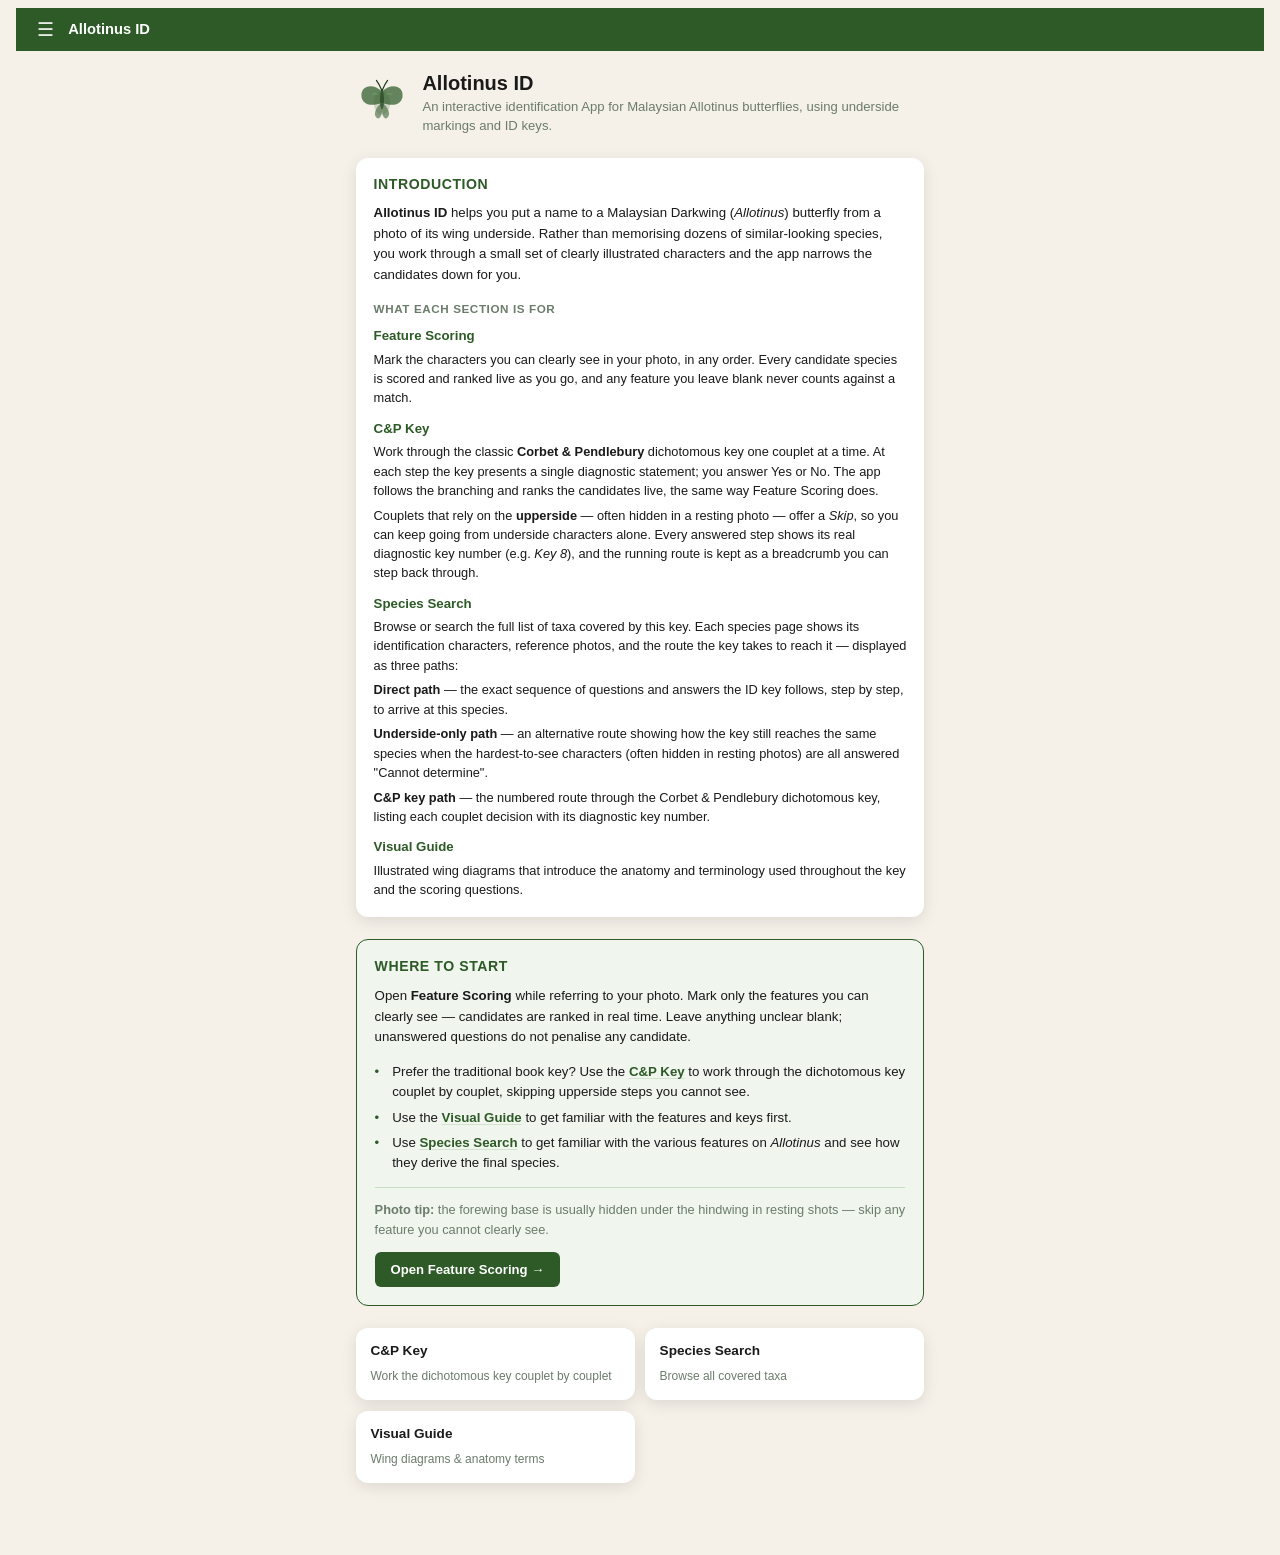
<file: index.html>
<!DOCTYPE html>
<html lang="en">
<head>
  <meta charset="UTF-8">
  <meta name="viewport" content="width=device-width, initial-scale=1.0">
  <meta name="description" content="Identify Malaysian Allotinus (Playboy) butterflies from field photographs — Feature Scoring, the Corbet &amp; Pendlebury dichotomous key, and a visual reference guide.">
  <meta name="theme-color" content="#2d5a27">
  <title>Allotinus ID — Malaysian Playboy Butterflies</title>
  <link rel="stylesheet" href="css/style.css">
  <style>
    .landing-content {
      max-width: 600px;
      margin: 0 auto;
      padding: 1.25rem 1rem 3rem;
    }

    /* ── Hero ── */
    .landing-hero {
      display: flex;
      align-items: center;
      gap: 0.9rem;
      margin-bottom: 1.4rem;
    }
    .landing-hero-logo svg {
      width: 52px;
      height: 52px;
      flex-shrink: 0;
    }
    .landing-hero-text h1 {
      font-size: 1.25rem;
      font-weight: 700;
      color: var(--text);
      margin: 0 0 0.2rem;
      line-height: 1.2;
    }
    .landing-tagline {
      font-size: 0.82rem;
      color: var(--text-muted);
      line-height: 1.4;
      margin: 0;
    }

    /* ── Start Here card ── */
    .start-here {
      background: #f0f5ee;
      border: 1.5px solid var(--primary);
      border-radius: var(--radius);
      padding: 1rem 1.1rem 1.1rem;
      margin-bottom: 1.4rem;
    }
    .start-here-title {
      font-size: 0.88rem;
      font-weight: 700;
      color: var(--primary);
      letter-spacing: 0.04em;
      text-transform: uppercase;
      margin: 0 0 0.5rem;
    }
    .start-here-lead {
      font-size: 0.83rem;
      color: var(--text);
      line-height: 1.55;
      margin: 0 0 0.9rem;
    }
    .start-here-sub {
      font-size: 0.73rem;
      font-weight: 700;
      color: var(--text-muted);
      letter-spacing: 0.05em;
      text-transform: uppercase;
      margin: 0.85rem 0 0.35rem;
    }
    .start-here-terms {
      display: grid;
      grid-template-columns: max-content 1fr;
      gap: 0.35rem 0.7rem;
      font-size: 0.8rem;
    }
    .start-here-term {
      font-weight: 600;
      color: var(--primary);
      white-space: nowrap;
      align-self: start;
    }
    .start-here-def {
      color: var(--text);
      line-height: 1.45;
    }
    .start-here-def a {
      color: var(--primary);
      text-decoration: underline;
      text-decoration-style: dotted;
      text-underline-offset: 2px;
      white-space: nowrap;
    }
    .start-here-def a:hover { text-decoration-style: solid; }
    .start-here-photo {
      font-size: 0.8rem;
      color: var(--text-muted);
      line-height: 1.5;
      margin: 0.85rem 0 0;
      padding-top: 0.75rem;
      border-top: 1px solid #c8ddc4;
    }
    .start-here-cta {
      display: inline-block;
      margin-top: 0.85rem;
      background: var(--primary);
      color: #fff;
      font-size: 0.82rem;
      font-weight: 600;
      padding: 0.45rem 1rem;
      border-radius: 6px;
      text-decoration: none;
    }
    .start-here-cta:hover { background: #234820; }

    .start-here-alt {
      list-style: none;
      padding: 0;
      margin: 0 0 0.9rem;
      font-size: 0.83rem;
      color: var(--text);
      line-height: 1.5;
    }
    .start-here-alt li {
      position: relative;
      padding-left: 1.1rem;
      margin-bottom: 0.35rem;
    }
    .start-here-alt li::before {
      content: "•";
      position: absolute;
      left: 0;
      color: var(--primary);
    }
    .start-here-alt a {
      color: var(--primary);
      font-weight: 600;
      text-decoration: underline;
      text-decoration-color: var(--border);
      text-underline-offset: 2px;
    }
    .start-here-alt a:hover { text-decoration-color: var(--primary); }

    /* ── Introduction ── */
    .landing-intro {
      background: var(--card);
      border-radius: var(--radius);
      box-shadow: var(--shadow);
      padding: 1rem 1.1rem 1.1rem;
      margin-bottom: 1.4rem;
    }
    .landing-intro-title {
      font-size: 0.88rem;
      font-weight: 700;
      color: var(--primary);
      letter-spacing: 0.04em;
      text-transform: uppercase;
      margin: 0 0 0.5rem;
    }
    .landing-intro-lead {
      font-size: 0.83rem;
      color: var(--text);
      line-height: 1.55;
      margin: 0 0 0.9rem;
    }
    .landing-intro-sub {
      font-size: 0.73rem;
      font-weight: 700;
      color: var(--text-muted);
      letter-spacing: 0.05em;
      text-transform: uppercase;
      margin: 0.85rem 0 0.5rem;
    }
    .landing-intro-features {
      display: grid;
      gap: 0.7rem;
    }
    .landing-intro-feature-name {
      font-size: 0.83rem;
      font-weight: 700;
      color: var(--primary);
      margin: 0 0 0.2rem;
    }
    .landing-intro-feature-desc {
      font-size: 0.8rem;
      color: var(--text);
      line-height: 1.5;
      margin: 0 0 0.35rem;
    }
    .landing-intro-feature-desc:last-child { margin-bottom: 0; }

    /* ── Quick links ── */
    .landing-links {
      display: grid;
      grid-template-columns: 1fr 1fr;
      gap: 0.65rem;
    }
    .landing-link-card {
      background: var(--card);
      border-radius: var(--radius);
      box-shadow: var(--shadow);
      padding: 0.75rem 0.9rem;
      text-decoration: none;
      display: block;
      transition: box-shadow var(--transition);
    }
    .landing-link-card:hover {
      box-shadow: 0 3px 12px rgba(0,0,0,0.13);
    }
    .landing-link-label {
      font-size: 0.85rem;
      font-weight: 600;
      color: var(--text);
      display: block;
      margin-bottom: 0.15rem;
    }
    .landing-link-desc {
      font-size: 0.75rem;
      color: var(--text-muted);
      line-height: 1.35;
    }
  </style>
</head>
<body>

  <div class="app-topbar">
    <button class="menu-btn app-topbar-menu-btn" id="menu-btn" aria-label="Open menu">&#9776;</button>
    <span class="app-topbar-title">Allotinus ID</span>
  </div>

  <div class="landing-content">

    <!-- Hero -->
    <div class="landing-hero">
      <div class="landing-hero-logo" aria-hidden="true">
        <svg viewBox="0 0 56 56" fill="none" xmlns="http://www.w3.org/2000/svg">
          <ellipse cx="28" cy="32" rx="9" ry="13" fill="#2d5a27" opacity="0.18"/>
          <path d="M28 20 C18 10 4 14 6 26 C8 35 18 36 28 32" fill="#2d5a27" opacity="0.72"/>
          <path d="M28 20 C38 10 52 14 50 26 C48 35 38 36 28 32" fill="#2d5a27" opacity="0.72"/>
          <path d="M28 32 C22 36 18 44 22 48 C25 51 28 46 28 40" fill="#2d5a27" opacity="0.55"/>
          <path d="M28 32 C34 36 38 44 34 48 C31 51 28 46 28 40" fill="#2d5a27" opacity="0.55"/>
          <ellipse cx="28" cy="29" rx="2.2" ry="10" fill="#1a3818" opacity="0.6"/>
          <path d="M28 19 Q25 12 22 8" stroke="#1a3818" stroke-width="1.3" stroke-linecap="round" fill="none"/>
          <path d="M28 19 Q31 12 34 8" stroke="#1a3818" stroke-width="1.3" stroke-linecap="round" fill="none"/>
          <path d="M23 23 Q20 21 18 23" stroke="#6b9e65" stroke-width="1.1" stroke-linecap="round" fill="none"/>
          <path d="M33 23 Q36 21 38 23" stroke="#6b9e65" stroke-width="1.1" stroke-linecap="round" fill="none"/>
        </svg>
      </div>
      <div class="landing-hero-text">
        <h1>Allotinus ID</h1>
        <p class="landing-tagline">An interactive identification App for Malaysian Allotinus butterflies, using underside markings and ID keys.</p>
      </div>
    </div>

    <!-- Introduction -->
    <div class="landing-intro">
      <p class="landing-intro-title">Introduction</p>
      <p class="landing-intro-lead">
        <strong>Allotinus ID</strong> helps you put a name to a Malaysian Darkwing (<em>Allotinus</em>)
        butterfly from a photo of its wing underside. Rather than memorising dozens of similar-looking
        species, you work through a small set of clearly illustrated characters and the app narrows
        the candidates down for you.
      </p>

      <p class="landing-intro-sub">What each section is for</p>
      <div class="landing-intro-features">

        <div class="landing-intro-feature">
          <p class="landing-intro-feature-name">Feature Scoring</p>
          <p class="landing-intro-feature-desc">
            Mark the characters you can clearly see in your photo, in any order. Every candidate
            species is scored and ranked live as you go, and any feature you leave blank never
            counts against a match.
          </p>
        </div>

        <div class="landing-intro-feature">
          <p class="landing-intro-feature-name">C&amp;P Key</p>
          <p class="landing-intro-feature-desc">
            Work through the classic <strong>Corbet &amp; Pendlebury</strong> dichotomous key one couplet
            at a time. At each step the key presents a single diagnostic statement; you answer Yes or No.
            The app follows the branching and ranks the candidates live, the same way Feature Scoring does.
          </p>
          <p class="landing-intro-feature-desc">
            Couplets that rely on the <strong>upperside</strong> — often hidden in a resting photo —
            offer a <em>Skip</em>, so you can keep going from underside characters alone. Every answered
            step shows its real diagnostic key number (e.g. <em>Key 8</em>), and the running route is
            kept as a breadcrumb you can step back through.
          </p>
        </div>

        <div class="landing-intro-feature">
          <p class="landing-intro-feature-name">Species Search</p>
          <p class="landing-intro-feature-desc">
            Browse or search the full list of taxa covered by this key. Each species page shows its
            identification characters, reference photos, and the route the key takes to reach it —
            displayed as three paths:
          </p>
          <p class="landing-intro-feature-desc">
            <strong>Direct path</strong> — the exact sequence of questions and answers the ID key
            follows, step by step, to arrive at this species.
          </p>
          <p class="landing-intro-feature-desc">
            <strong>Underside-only path</strong> — an alternative route showing how the key still
            reaches the same species when the hardest-to-see characters (often hidden in resting
            photos) are all answered "Cannot determine".
          </p>
          <p class="landing-intro-feature-desc">
            <strong>C&amp;P key path</strong> — the numbered route through the Corbet &amp; Pendlebury
            dichotomous key, listing each couplet decision with its diagnostic key number.
          </p>
        </div>

        <div class="landing-intro-feature">
          <p class="landing-intro-feature-name">Visual Guide</p>
          <p class="landing-intro-feature-desc">
            Illustrated wing diagrams that introduce the anatomy and terminology used throughout
            the key and the scoring questions.
          </p>
        </div>

      </div>
    </div>

    <!-- Where to Start card -->
    <div class="start-here">
      <p class="start-here-title">Where to start</p>
      <p class="start-here-lead">
        Open <strong>Feature Scoring</strong> while referring to your photo. Mark only the features you can clearly see —
        candidates are ranked in real time. Leave anything unclear blank; unanswered questions
        do not penalise any candidate.
      </p>

      <ul class="start-here-alt">
        <li>Prefer the traditional book key? Use the <a href="id_keys.html">C&amp;P Key</a> to work through the dichotomous key couplet by couplet, skipping upperside steps you cannot see.</li>
        <li>Use the <a href="guide.html">Visual Guide</a> to get familiar with the features and keys first.</li>
        <li>Use <a href="species.html">Species Search</a> to get familiar with the various features on <em>Allotinus</em> and see how they derive the final species.</li>
      </ul>

      <p class="start-here-photo">
        <strong>Photo tip:</strong> the forewing base is usually hidden under the hindwing in resting shots —
        skip any feature you cannot clearly see.
      </p>

      <a class="start-here-cta" href="checklist.html">Open Feature Scoring →</a>
    </div>

    <!-- Quick links -->
    <div class="landing-links">
      <a class="landing-link-card" href="id_keys.html">
        <span class="landing-link-label">C&amp;P Key</span>
        <span class="landing-link-desc">Work the dichotomous key couplet by couplet</span>
      </a>
      <a class="landing-link-card" href="species.html">
        <span class="landing-link-label">Species Search</span>
        <span class="landing-link-desc">Browse all covered taxa</span>
      </a>
      <a class="landing-link-card" href="guide.html">
        <span class="landing-link-label">Visual Guide</span>
        <span class="landing-link-desc">Wing diagrams &amp; anatomy terms</span>
      </a>
    </div>

  </div>

  <!-- Menu overlay -->
  <div id="menu-overlay" class="menu-overlay" role="dialog" aria-modal="true" aria-label="Menu">
    <div class="menu-panel">

      <div class="menu-header">
        <h2 class="menu-title">Allotinus ID</h2>
        <button id="menu-close" class="menu-close" aria-label="Close menu">✕</button>
      </div>

      <nav class="menu-nav" aria-label="Navigation">
        <button class="menu-nav-item active" id="nav-home" aria-label="Home — where to start">
          <span class="menu-nav-item-label">Home</span>
          <span class="menu-nav-item-desc">Where to start</span>
        </button>
        <a href="checklist.html" class="menu-nav-item" id="nav-scoring" aria-label="Feature Scoring — score multiple features at once">
          <span class="menu-nav-item-label">Feature Scoring</span>
          <span class="menu-nav-item-desc">Score multiple features at once</span>
        </a>
        <a href="id_keys.html" class="menu-nav-item" id="nav-cpkey" aria-label="C&amp;P Key — Corbet &amp; Pendlebury dichotomous key">
          <span class="menu-nav-item-label">C&amp;P Key</span>
          <span class="menu-nav-item-desc">Corbet &amp; Pendlebury dichotomous key</span>
        </a>
        <a href="species.html" class="menu-nav-item" id="nav-species" aria-label="Species Search — browse all covered taxa">
          <span class="menu-nav-item-label">Species Search</span>
          <span class="menu-nav-item-desc">Browse all covered taxa</span>
        </a>
        <a href="guide.html" class="menu-nav-item" id="nav-guide" aria-label="Visual Guide — wing diagrams and terminology">
          <span class="menu-nav-item-label">Visual Guide</span>
          <span class="menu-nav-item-desc">Wing diagrams &amp; terminology</span>
        </a>
        <a href="about.html" class="menu-nav-item" id="nav-about" aria-label="About — how to use this app">
          <span class="menu-nav-item-label">About</span>
          <span class="menu-nav-item-desc">How to use this app</span>
        </a>
      </nav>

    </div>
  </div>

  <script>
    (function () {
      const overlay  = document.getElementById('menu-overlay');
      const openBtn  = document.getElementById('menu-btn');
      const closeBtn = document.getElementById('menu-close');
      const homeBtn  = document.getElementById('nav-home');

      function open()  { overlay.classList.add('open');    document.body.style.overflow = 'hidden'; }
      function close() { overlay.classList.remove('open'); document.body.style.overflow = ''; }

      openBtn.addEventListener('click', open);
      closeBtn.addEventListener('click', close);
      overlay.addEventListener('click', e => { if (e.target === overlay) close(); });
      document.addEventListener('keydown', e => { if (e.key === 'Escape' && overlay.classList.contains('open')) close(); });
      homeBtn.addEventListener('click', close);
    })();
  </script>

</body>
</html>
</file>
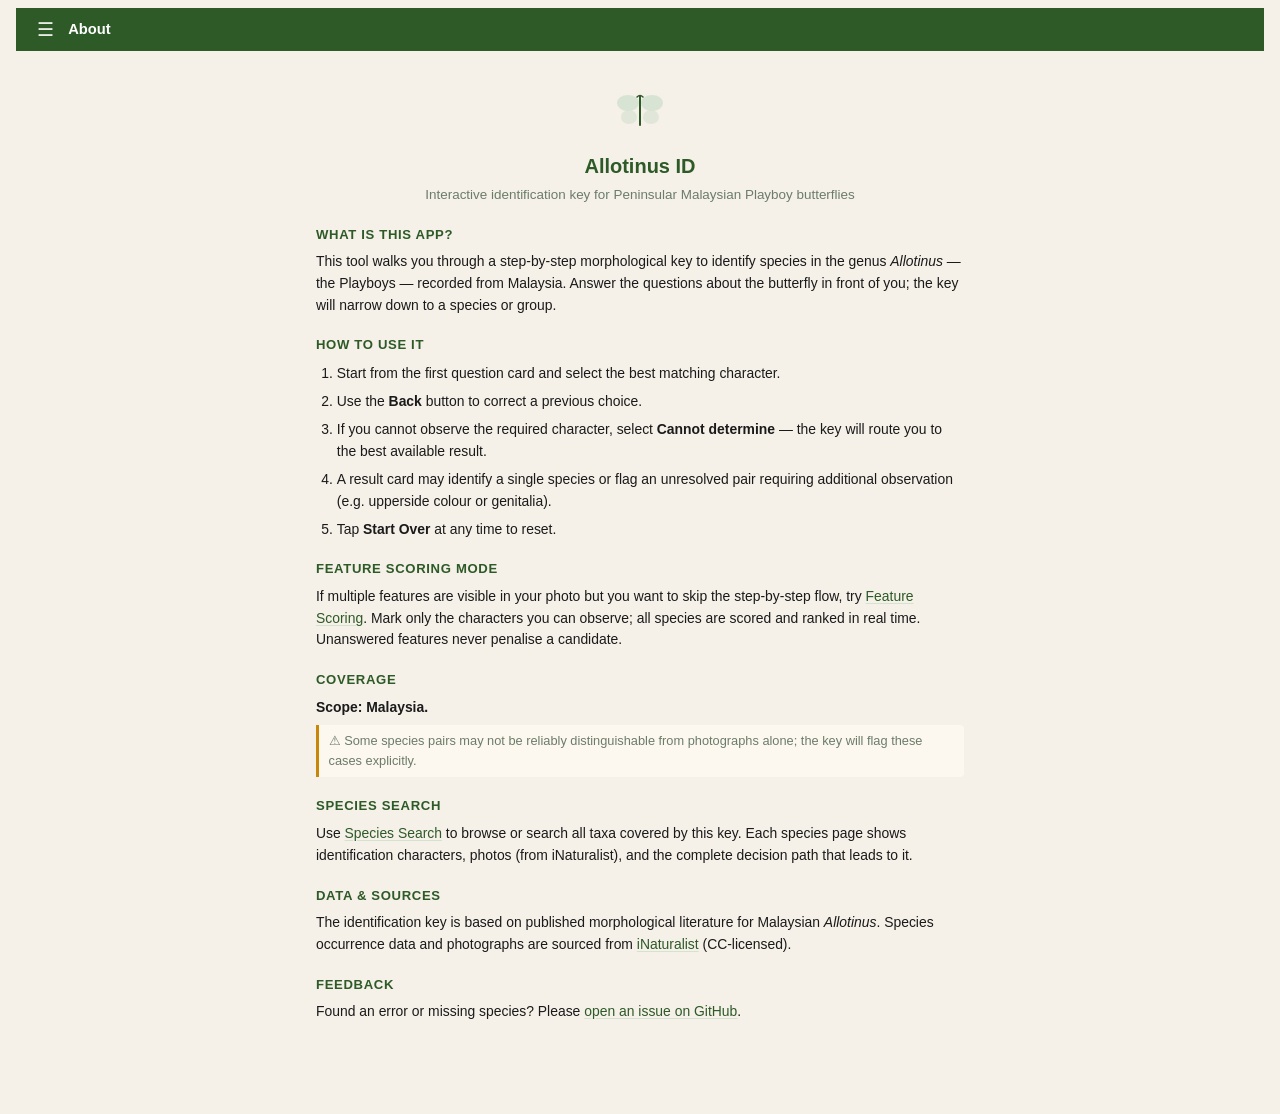
<file: about.html>
<!DOCTYPE html>
<html lang="en">
<head>
  <meta charset="UTF-8">
  <meta name="viewport" content="width=device-width, initial-scale=1.0">
  <meta name="description" content="About Allotinus ID — interactive identification key for Peninsular Malaysian Playboy butterflies.">
  <meta name="theme-color" content="#2d5a27">
  <title>Allotinus ID — About</title>
  <link rel="stylesheet" href="css/style.css">
</head>
<body>

  <div class="app-topbar">
    <button class="menu-btn app-topbar-menu-btn" id="menu-btn" aria-label="Open menu">&#9776;</button>
    <span class="app-topbar-title">About</span>
  </div>

  <div class="about-content" style="max-width:680px;margin:0 auto;padding:1rem 1rem 3rem;">

    <div class="about-hero">
      <div class="about-hero-icon" aria-hidden="true">
        <svg width="52" height="52" viewBox="0 0 52 52" fill="none">
          <ellipse cx="14" cy="20" rx="11" ry="8" fill="#d4e2d0" opacity="0.9"/>
          <ellipse cx="38" cy="20" rx="11" ry="8" fill="#d4e2d0" opacity="0.9"/>
          <ellipse cx="15" cy="34" rx="8" ry="7" fill="#d4e2d0" opacity="0.65"/>
          <ellipse cx="37" cy="34" rx="8" ry="7" fill="#d4e2d0" opacity="0.65"/>
          <line x1="26" y1="13" x2="26" y2="42" stroke="#2d5a27" stroke-width="2" stroke-linecap="round"/>
          <path d="M23 14 Q26 11 29 14" stroke="#2d5a27" stroke-width="1.5" stroke-linecap="round" fill="none"/>
        </svg>
      </div>
      <h3 class="about-app-name">Allotinus ID</h3>
      <p class="about-tagline">Interactive identification key for Peninsular Malaysian Playboy butterflies</p>
    </div>

    <section class="about-section">
      <h4 class="about-section-title">What is this app?</h4>
      <p>This tool walks you through a step-by-step morphological key to identify species in the genus <em>Allotinus</em> — the Playboys — recorded from Malaysia. Answer the questions about the butterfly in front of you; the key will narrow down to a species or group.</p>
    </section>

    <section class="about-section">
      <h4 class="about-section-title">How to use it</h4>
      <ol class="about-steps">
        <li>Start from the first question card and select the best matching character.</li>
        <li>Use the <strong>Back</strong> button to correct a previous choice.</li>
        <li>If you cannot observe the required character, select <strong>Cannot determine</strong> — the key will route you to the best available result.</li>
        <li>A result card may identify a single species or flag an unresolved pair requiring additional observation (e.g. upperside colour or genitalia).</li>
        <li>Tap <strong>Start Over</strong> at any time to reset.</li>
      </ol>
    </section>

    <section class="about-section">
      <h4 class="about-section-title">Feature scoring mode</h4>
      <p>If multiple features are visible in your photo but you want to skip the step-by-step flow, try <a class="about-link" href="checklist.html">Feature Scoring</a>. Mark only the characters you can observe; all species are scored and ranked in real time. Unanswered features never penalise a candidate.</p>
    </section>

    <section class="about-section">
      <h4 class="about-section-title">Coverage</h4>
      <p><strong>Scope: Malaysia.</strong> <!-- TODO: refine once the Allotinus identification key is built — note the geographic scope and the characters the key relies on. --></p>
      <p class="about-note">⚠ Some species pairs may not be reliably distinguishable from photographs alone; the key will flag these cases explicitly.</p>
    </section>

    <section class="about-section">
      <h4 class="about-section-title">Species search</h4>
      <p>Use <a class="about-link" href="species.html">Species Search</a> to browse or search all taxa covered by this key. Each species page shows identification characters, photos (from iNaturalist), and the complete decision path that leads to it.</p>
    </section>

    <section class="about-section">
      <h4 class="about-section-title">Data &amp; sources</h4>
      <p>The identification key is based on published morphological literature for Malaysian <em>Allotinus</em>. Species occurrence data and photographs are sourced from <a class="about-link" href="https://www.inaturalist.org/search?q=Allotinus" target="_blank" rel="noopener noreferrer">iNaturalist</a> (CC-licensed).</p>
    </section>

    <section class="about-section">
      <h4 class="about-section-title">Feedback</h4>
      <p>Found an error or missing species? Please <a class="about-link" href="https://github.com/chancsc/Allotinus_id/issues" target="_blank" rel="noopener noreferrer">open an issue on GitHub</a>.</p>
    </section>

  </div>

  <!-- Hamburger menu overlay -->
  <div id="menu-overlay" class="menu-overlay" role="dialog" aria-modal="true" aria-label="Menu">
    <div class="menu-panel">
      <div class="menu-header">
        <h2 class="menu-title">Allotinus ID</h2>
        <button id="menu-close" class="menu-close" aria-label="Close menu">✕</button>
      </div>
      <nav class="menu-nav" aria-label="Navigation">
        <a href="index.html" class="menu-nav-item" id="nav-home" aria-label="Home — where to start">
          <span class="menu-nav-item-label">Home</span>
          <span class="menu-nav-item-desc">Where to start</span>
        </a>
        <a href="checklist.html" class="menu-nav-item" id="nav-scoring" aria-label="Feature Scoring — score multiple features at once">
          <span class="menu-nav-item-label">Feature Scoring</span>
          <span class="menu-nav-item-desc">Score multiple features at once</span>
        </a>
        <a href="id_keys.html" class="menu-nav-item" id="nav-cpkey" aria-label="C&amp;P Key — Corbet &amp; Pendlebury dichotomous key">
          <span class="menu-nav-item-label">C&amp;P Key</span>
          <span class="menu-nav-item-desc">Corbet &amp; Pendlebury dichotomous key</span>
        </a>
        <a href="species.html" class="menu-nav-item" id="nav-species" aria-label="Species Search — browse all covered taxa">
          <span class="menu-nav-item-label">Species Search</span>
          <span class="menu-nav-item-desc">Browse all covered taxa</span>
        </a>
        <a href="guide.html" class="menu-nav-item" id="nav-guide" aria-label="Visual Guide — wing diagrams and terminology">
          <span class="menu-nav-item-label">Visual Guide</span>
          <span class="menu-nav-item-desc">Wing diagrams &amp; terminology</span>
        </a>
        <button class="menu-nav-item active" id="nav-about" aria-label="About — how to use this app">
          <span class="menu-nav-item-label">About</span>
          <span class="menu-nav-item-desc">How to use this app</span>
        </button>
      </nav>
    </div>
  </div>

  <script>
    (function () {
      const overlay  = document.getElementById('menu-overlay');
      const openBtn  = document.getElementById('menu-btn');
      const closeBtn = document.getElementById('menu-close');
      const aboutBtn = document.getElementById('nav-about');
      function open()  { overlay.classList.add('open');    document.body.style.overflow = 'hidden'; }
      function close() { overlay.classList.remove('open'); document.body.style.overflow = ''; }
      openBtn.addEventListener('click', open);
      closeBtn.addEventListener('click', close);
      if (aboutBtn) aboutBtn.addEventListener('click', close);
      overlay.addEventListener('click', e => { if (e.target === overlay) close(); });
      document.addEventListener('keydown', e => { if (e.key === 'Escape' && overlay.classList.contains('open')) close(); });
    })();
  </script>

</body>
</html>
</file>
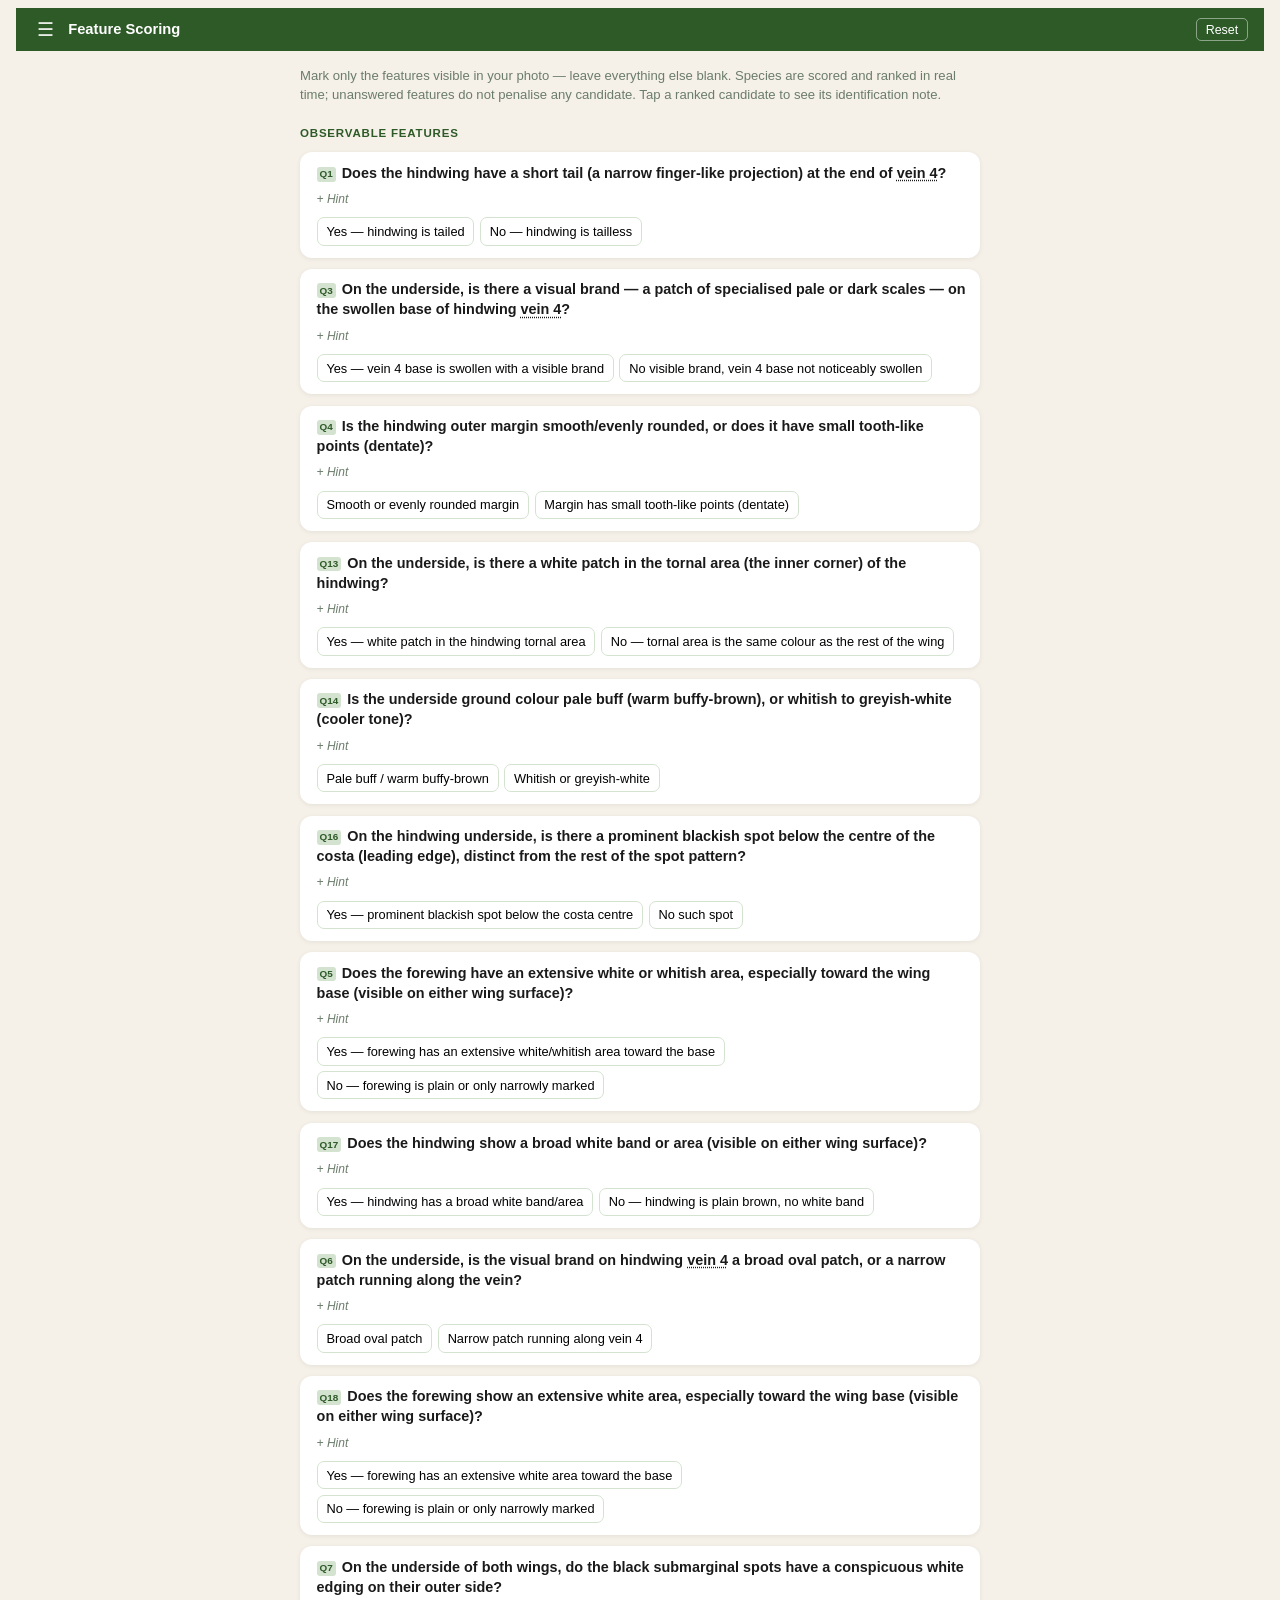
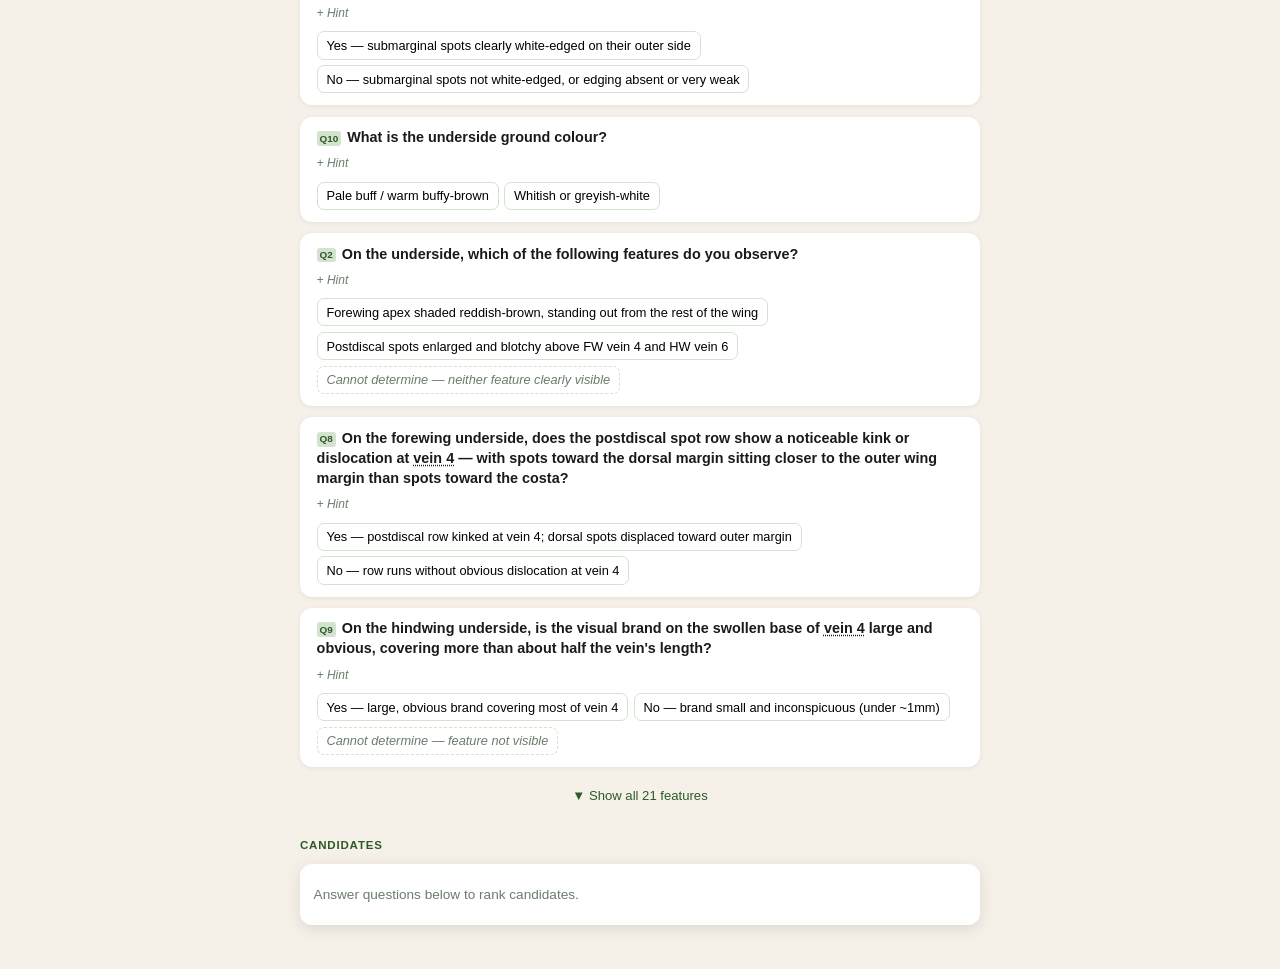
<file: checklist.html>
<!DOCTYPE html>
<html lang="en">
<head>
  <meta charset="UTF-8">
  <meta name="viewport" content="width=device-width, initial-scale=1.0">
  <meta name="description" content="Score multiple observable features at once to rank Allotinus candidates from a field photo.">
  <meta name="theme-color" content="#2d5a27">
  <title>Allotinus ID — Feature Scoring</title>
  <link rel="stylesheet" href="css/style.css">
  <style>
    /* ── Checklist page layout ── */
    .cl-topbar {
      position: sticky; top: 0; z-index: 20;
      background: var(--primary);
      color: #fff;
      display: flex; align-items: center; gap: 0.6rem;
      padding: 0.55rem 1rem;
      margin: -1rem -1rem 0;
    }
    .cl-back {
      color: rgba(255,255,255,0.88); text-decoration: none;
      font-size: 0.82rem; flex-shrink: 0;
      display: flex; align-items: center; gap: 0.2rem;
    }
    .cl-back:hover { color: #fff; }
    .cl-title {
      font-size: 0.92rem; font-weight: 600; flex: 1;
      white-space: nowrap; overflow: hidden; text-overflow: ellipsis;
    }
    .cl-answered { font-size: 0.75rem; color: rgba(255,255,255,0.7); flex-shrink: 0; }
    .cl-reset-btn {
      background: none; border: 1px solid rgba(255,255,255,0.45);
      color: #fff; border-radius: 5px;
      padding: 0.22rem 0.55rem; font-size: 0.78rem;
      cursor: pointer; flex-shrink: 0;
    }
    .cl-reset-btn:hover { background: rgba(255,255,255,0.15); }

    .cl-page { max-width: 680px; margin: 0 auto; }

    .cl-intro {
      font-size: 0.82rem; color: var(--text-muted);
      margin: 0.9rem 0 0.75rem; line-height: 1.5;
    }

    /* ── Candidates panel ── */
    .cl-panel {
      background: var(--card); border-radius: var(--radius);
      box-shadow: var(--shadow); overflow: hidden;
      margin-bottom: 1.25rem;
    }
    .cl-panel-header {
      background: var(--primary); color: #fff;
      font-size: 0.73rem; font-weight: 700;
      letter-spacing: 0.07em; text-transform: uppercase;
      padding: 0.35rem 0.85rem;
    }
    .cl-empty {
      padding: 1.25rem 0.85rem; font-size: 0.85rem; color: var(--text-muted);
    }

    /* Candidate rows */
    .cl-cand { border-bottom: 1px solid #f0ece4; }
    .cl-cand:last-child { border-bottom: none; }
    .cl-cand.expanded { background: #faf7f2; }
    .cl-cand-row {
      display: flex; align-items: center; gap: 0.5rem;
      padding: 0.45rem 0.85rem; cursor: pointer;
      transition: background var(--transition);
    }
    .cl-cand-row:hover { background: #f5f1ea; }
    .cl-cand.expanded .cl-cand-row { background: #f0ece4; }
    .cl-rank { font-size: 0.85rem; width: 1.6rem; flex-shrink: 0; text-align: center; }
    .cl-cname { flex: 1; min-width: 0; display: flex; flex-direction: column; }
    .cl-sci { font-style: italic; font-size: 0.87rem; color: var(--text); }
    .cl-common { font-size: 0.72rem; color: var(--text-muted); }
    .cl-bar-wrap { display: flex; align-items: center; gap: 0.35rem; flex-shrink: 0; }
    .cl-bar-bg { width: 64px; height: 6px; background: #e8e0d0; border-radius: 3px; }
    .cl-bar {
      height: 6px; border-radius: 3px;
      background: var(--primary); transition: width 0.3s ease;
      min-width: 0;
    }
    .cl-bar.neg { background: #c0392b; }
    .cl-score-num { font-size: 0.72rem; color: var(--text-muted); width: 2.2rem; text-align: right; }
    .cl-score-num.neg { color: #c0392b; }

    /* Expanded candidate detail */
    .cl-cand-detail {
      padding: 0.6rem 0.85rem 0.85rem 2.95rem;
      border-top: 1px solid #e8e0d0;
    }
    .cl-note {
      font-size: 0.78rem; color: var(--text); line-height: 1.5;
      margin-bottom: 0.5rem;
    }
    .cl-inat-link {
      font-size: 0.78rem; color: var(--primary); text-decoration: none;
      font-weight: 500;
    }
    .cl-inat-link:hover { text-decoration: underline; }

    /* ── Questions section ── */
    .cl-section-label {
      font-size: 0.72rem; font-weight: 700; color: var(--primary);
      letter-spacing: 0.07em; text-transform: uppercase;
      margin: 1.25rem 0 0.6rem;
    }
    .cl-q {
      background: var(--card); border-radius: var(--radius);
      box-shadow: 0 1px 5px rgba(0,0,0,0.07);
      margin-bottom: 0.7rem; overflow: hidden;
      border-left: 3px solid transparent;
      transition: border-color var(--transition), box-shadow var(--transition);
    }
    .cl-q.answered {
      border-left-color: var(--primary);
      box-shadow: 0 1px 5px rgba(45,90,39,0.15);
    }
    .cl-qnum {
      display: inline-block;
      font-size: 0.62rem; font-weight: 700;
      font-variant-numeric: tabular-nums;
      color: var(--primary); background: var(--border);
      border-radius: 3px; padding: 0.05em 0.3em;
      margin-right: 0.2em; vertical-align: 0.05em;
      letter-spacing: 0;
    }
    .cl-qtext {
      padding: 0.65rem 0.85rem 0.35rem;
      font-size: 0.87rem; font-weight: 600; color: var(--text); line-height: 1.4;
    }
    .cl-hint {
      margin: 0 0.85rem 0.35rem;
      font-size: 0.75rem;
    }
    .cl-hint summary {
      cursor: pointer; color: var(--text-muted); font-style: italic;
      list-style: none; padding: 0.1rem 0;
    }
    .cl-hint summary::-webkit-details-marker { display: none; }
    .cl-hint summary::before { content: '+ '; }
    details[open].cl-hint summary::before { content: '− '; }
    .cl-hint p {
      color: var(--text-muted); line-height: 1.5; margin-top: 0.3rem;
    }
    .cl-choices {
      display: flex; flex-wrap: wrap; gap: 0.35rem;
      padding: 0.1rem 0.85rem 0.75rem;
    }
    .cl-cbtn {
      border: 1.5px solid var(--border); background: var(--card);
      border-radius: 7px; padding: 0.28rem 0.55rem;
      font-size: 0.78rem; cursor: pointer; line-height: 1.35;
      text-align: left; transition: background var(--transition), border-color var(--transition);
    }
    .cl-cbtn:hover { background: #f0ece4; border-color: var(--primary); }
    .cl-cbtn.sel {
      background: var(--primary); border-color: var(--primary);
      color: #fff;
    }
    .cl-cbtn.cd {
      border-style: dashed;
      color: var(--text-muted);
      font-style: italic;
    }
    .cl-cbtn.cd.sel {
      background: #e8e0d0; border-color: var(--accent);
      color: var(--accent); border-style: dashed;
    }

    /* iNat link icon on candidate rows */
    .cl-inat-icon {
      flex-shrink: 0;
      font-size: 0.85rem;
      line-height: 1;
      text-decoration: none;
      opacity: 0.55;
      padding: 0.15rem 0.1rem;
      border-radius: 3px;
      transition: opacity 0.15s;
    }
    .cl-inat-icon:hover { opacity: 1; }

    /* Show more / fewer */
    .cl-more {
      display: block; width: 100%; background: none; border: none;
      font-size: 0.82rem; color: var(--primary); cursor: pointer;
      padding: 0.6rem 0; text-align: center;
      border-radius: var(--radius);
    }
    .cl-more:hover { background: rgba(45,90,39,0.07); }

    /* Detail placeholder (hidden — used for non-visible state) */
    #cl-detail { display: none; }

    /* Hamburger button on dark topbar */
    .cl-menu-btn {
      color: rgba(255,255,255,0.88);
      flex-shrink: 0;
      font-size: 1.2rem;
      line-height: 1;
      padding: 0.2rem 0.3rem;
    }
    .cl-menu-btn:hover { background: rgba(255,255,255,0.15) !important; color: #fff; }

    @media (min-width: 640px) {
      .cl-qtext { font-size: 0.9rem; }
      .cl-cbtn { font-size: 0.8rem; }
    }
    .guide-link {
      color: inherit;
      text-decoration: underline;
      text-decoration-style: dotted;
      text-underline-offset: 2px;
    }
    .guide-link:hover { color: var(--primary); text-decoration-style: solid; }
  </style>
</head>
<body>

  <div id="loading" role="status" aria-live="polite">
    <div class="spinner" aria-hidden="true"></div>
    <span>Loading feature data…</span>
  </div>

  <div id="cl-app" style="display:none;">
    <div class="cl-topbar">
      <button class="menu-btn cl-menu-btn" id="cl-menu-btn" aria-label="Open menu">&#9776;</button>
      <span class="cl-title">Feature Scoring</span>
      <span class="cl-answered" id="cl-answered-count"></span>
      <button id="cl-reset" class="cl-reset-btn">Reset</button>
    </div>

    <div class="cl-page">
      <p class="cl-intro">
        Mark only the features visible in your photo — leave everything else blank.
        Species are scored and ranked in real time; unanswered features do not penalise any candidate.
        Tap a ranked candidate to see its identification note.
      </p>

      <div class="cl-section-label">Observable features</div>
      <div id="cl-questions"></div>

      <div class="cl-section-label" id="cl-candidates-label" style="margin-top:1.5rem;">Candidates</div>
      <div class="cl-panel">
        <div id="cl-candidates">
          <p class="cl-empty">Answer questions above to rank candidates.</p>
        </div>
      </div>
      <div id="cl-detail"></div>
    </div>
  </div>

  <noscript>
    <div style="padding:2rem;text-align:center;font-family:sans-serif;">
      <p>This tool requires JavaScript. Please enable it and reload.</p>
    </div>
  </noscript>

  <script src="js/path-utils.js"></script>
  <script src="js/checklist.js"></script>

  <!-- Menu overlay for checklist page — nav only, no content panes -->
  <div id="cl-menu-overlay" class="menu-overlay" role="dialog" aria-modal="true" aria-label="Menu">
    <div class="menu-panel">

      <div class="menu-header">
        <button id="cl-back-placeholder" class="back-to-search" style="display:none" aria-label="Back to search results">
          ← Results
        </button>
        <h2 class="menu-title">Allotinus ID</h2>
        <button id="cl-menu-close" class="menu-close" aria-label="Close menu">✕</button>
      </div>

      <nav class="menu-nav" aria-label="Navigation">
        <a href="index.html" class="menu-nav-item" id="cl-nav-home" aria-label="Home — where to start">
          <span class="menu-nav-item-label">Home</span>
          <span class="menu-nav-item-desc">Where to start</span>
        </a>
        <button class="menu-nav-item active" id="cl-nav-scoring" aria-label="Feature Scoring — score multiple features at once">
          <span class="menu-nav-item-label">Feature Scoring</span>
          <span class="menu-nav-item-desc">Score multiple features at once</span>
        </button>
        <a href="id_keys.html" class="menu-nav-item" id="cl-nav-cpkey" aria-label="C&amp;P Key — Corbet &amp; Pendlebury dichotomous key">
          <span class="menu-nav-item-label">C&amp;P Key</span>
          <span class="menu-nav-item-desc">Corbet &amp; Pendlebury dichotomous key</span>
        </a>
        <a href="species.html" class="menu-nav-item" id="cl-nav-species" aria-label="Species Search — browse all covered taxa">
          <span class="menu-nav-item-label">Species Search</span>
          <span class="menu-nav-item-desc">Browse all covered taxa</span>
        </a>
        <a href="guide.html" class="menu-nav-item" id="cl-nav-guide" aria-label="Visual Guide — wing diagrams and terminology">
          <span class="menu-nav-item-label">Visual Guide</span>
          <span class="menu-nav-item-desc">Wing diagrams &amp; terminology</span>
        </a>
        <a href="about.html" class="menu-nav-item" id="cl-nav-about" aria-label="About — how to use this app">
          <span class="menu-nav-item-label">About</span>
          <span class="menu-nav-item-desc">How to use this app</span>
        </a>
      </nav>

    </div>
  </div>

  <script>
    (function () {
      const overlay  = document.getElementById('cl-menu-overlay');
      const openBtn  = document.getElementById('cl-menu-btn');
      const closeBtn = document.getElementById('cl-menu-close');
      const scoringBtn = document.getElementById('cl-nav-scoring');

      function openClMenu() {
        overlay.classList.add('open');
        document.body.style.overflow = 'hidden';
      }
      function closeClMenu() {
        overlay.classList.remove('open');
        document.body.style.overflow = '';
      }

      openBtn.addEventListener('click', openClMenu);
      closeBtn.addEventListener('click', closeClMenu);
      overlay.addEventListener('click', function (e) { if (e.target === overlay) closeClMenu(); });
      document.addEventListener('keydown', function (e) {
        if (e.key === 'Escape' && overlay.classList.contains('open')) closeClMenu();
      });
      scoringBtn.addEventListener('click', closeClMenu);
    })();
  </script>
</body>
</html>
</file>
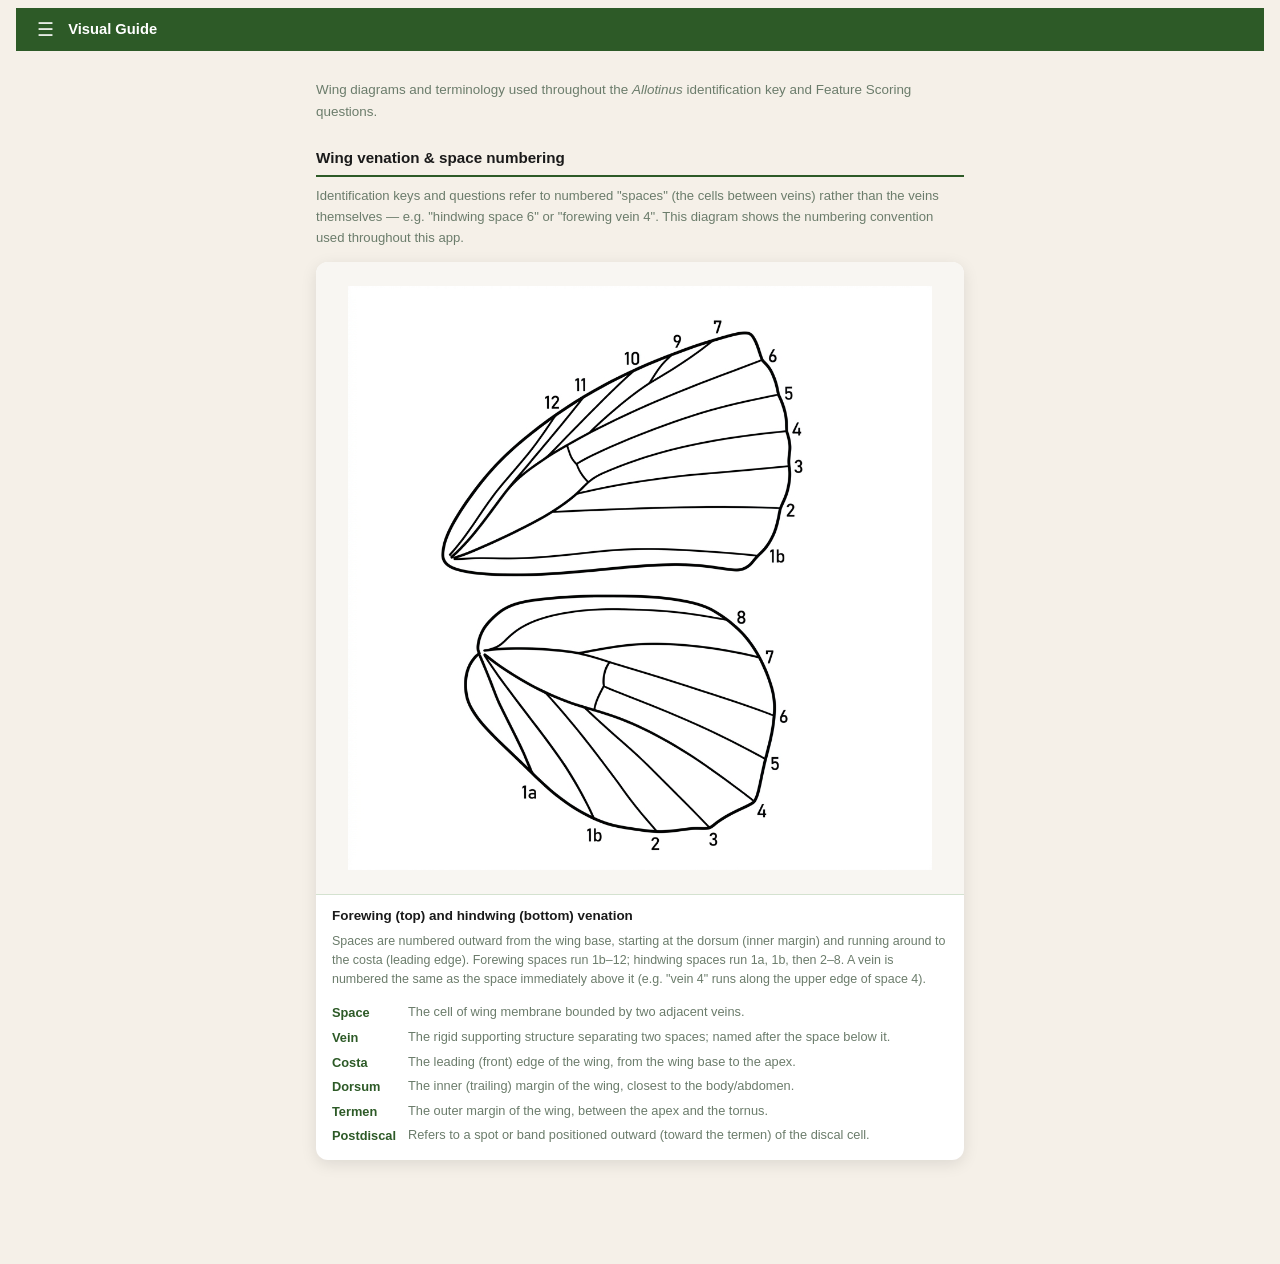
<file: guide.html>
<!DOCTYPE html>
<html lang="en">
<head>
  <meta charset="UTF-8">
  <meta name="viewport" content="width=device-width, initial-scale=1.0">
  <meta name="description" content="Visual reference guide — wing anatomy, space numbering, and identification terms for Allotinus Playboy butterflies.">
  <meta name="theme-color" content="#2d5a27">
  <title>Allotinus ID — Visual Guide</title>
  <link rel="stylesheet" href="css/style.css">
  <style>
    .guide-content {
      max-width: 680px;
      margin: 0 auto;
      padding: 1rem 1rem 3rem;
    }

    .guide-intro {
      font-size: 0.84rem;
      color: var(--text-muted);
      line-height: 1.6;
      margin: 0.75rem 0 1.5rem;
    }

    /* Section */
    .guide-section {
      margin-bottom: 2rem;
    }

    .guide-section-title {
      font-size: 0.95rem;
      font-weight: 700;
      color: var(--text);
      margin: 0 0 0.5rem;
      padding-bottom: 0.35rem;
      border-bottom: 2px solid var(--primary);
    }

    .guide-section-desc {
      font-size: 0.82rem;
      color: var(--text-muted);
      line-height: 1.6;
      margin: 0 0 0.85rem;
    }

    .guide-section-list {
      font-size: 0.82rem;
      color: var(--text-muted);
      line-height: 1.6;
      margin: 0 0 0.85rem;
      padding-left: 1.25rem;
    }
    .guide-section-list li { margin-bottom: 0.4rem; }

    /* Image card */
    .guide-img-card {
      background: var(--card);
      border-radius: var(--radius);
      box-shadow: var(--shadow);
      overflow: hidden;
    }

    .guide-img-wrap {
      background: #f8f6f2;
      display: flex;
      justify-content: center;
      align-items: center;
      padding: 1.25rem;
    }

    .guide-img-wrap img {
      max-width: 100%;
      height: auto;
      display: block;
    }

    .guide-img-caption {
      padding: 0.7rem 1rem 0.85rem;
      border-top: 1px solid var(--border);
    }

    .guide-img-caption strong {
      display: block;
      font-size: 0.84rem;
      color: var(--text);
      margin-bottom: 0.3rem;
    }

    .guide-img-caption p {
      font-size: 0.78rem;
      color: var(--text-muted);
      line-height: 1.55;
      margin: 0;
    }

    /* Term list */
    .guide-terms {
      margin: 0.85rem 0 0;
      display: grid;
      grid-template-columns: max-content 1fr;
      gap: 0.3rem 0.75rem;
      font-size: 0.8rem;
    }

    .guide-term-key {
      font-weight: 600;
      color: var(--primary);
      white-space: nowrap;
    }

    .guide-term-val {
      color: var(--text-muted);
      line-height: 1.45;
    }

    @media (min-width: 480px) {
      .guide-img-wrap { padding: 1.5rem 2rem; }
    }

    /* Stack term key/value pairs on narrow screens so long labels
       don't force the grid wider than the viewport. */
    @media (max-width: 479px) {
      .guide-terms {
        grid-template-columns: 1fr;
        gap: 0.2rem 0;
      }
      .guide-term-key {
        white-space: normal;
        margin-top: 0.5rem;
      }
      .guide-term-key:first-of-type { margin-top: 0; }
    }
  </style>
</head>
<body>

  <div class="app-topbar">
    <button class="menu-btn app-topbar-menu-btn" id="menu-btn" aria-label="Open menu">&#9776;</button>
    <span class="app-topbar-title">Visual Guide</span>
  </div>

  <div class="guide-content">

    <p class="guide-intro">
      Wing diagrams and terminology used throughout the <em>Allotinus</em> identification key and
      Feature Scoring questions.
    </p>

    <section class="guide-section" id="wing-venation">
      <h2 class="guide-section-title">Wing venation &amp; space numbering</h2>
      <p class="guide-section-desc">
        Identification keys and questions refer to numbered "spaces" (the cells between veins)
        rather than the veins themselves — e.g. "hindwing space 6" or "forewing vein 4". This
        diagram shows the numbering convention used throughout this app.
      </p>
      <div class="guide-img-card">
        <div class="guide-img-wrap">
          <img src="img/wing-venation.png" alt="Diagram of Allotinus wing venation showing numbered spaces: forewing spaces 1b through 12, hindwing spaces 1a, 1b, and 2 through 8" loading="lazy">
        </div>
        <div class="guide-img-caption">
          <strong>Forewing (top) and hindwing (bottom) venation</strong>
          <p>
            Spaces are numbered outward from the wing base, starting at the dorsum (inner margin)
            and running around to the costa (leading edge). Forewing spaces run 1b–12; hindwing
            spaces run 1a, 1b, then 2–8. A vein is numbered the same as the space immediately
            above it (e.g. "vein 4" runs along the upper edge of space 4).
          </p>
          <div class="guide-terms" role="table" aria-label="Terminology">
            <span class="guide-term-key">Space</span>
            <span class="guide-term-val">The cell of wing membrane bounded by two adjacent veins.</span>
            <span class="guide-term-key">Vein</span>
            <span class="guide-term-val">The rigid supporting structure separating two spaces; named after the space below it.</span>
            <span class="guide-term-key">Costa</span>
            <span class="guide-term-val">The leading (front) edge of the wing, from the wing base to the apex.</span>
            <span class="guide-term-key">Dorsum</span>
            <span class="guide-term-val">The inner (trailing) margin of the wing, closest to the body/abdomen.</span>
            <span class="guide-term-key">Termen</span>
            <span class="guide-term-val">The outer margin of the wing, between the apex and the tornus.</span>
            <span class="guide-term-key">Postdiscal</span>
            <span class="guide-term-val">Refers to a spot or band positioned outward (toward the termen) of the discal cell.</span>
          </div>
        </div>
      </div>
    </section>

  </div>

  <!-- Hamburger menu overlay -->
  <div id="menu-overlay" class="menu-overlay" role="dialog" aria-modal="true" aria-label="Menu">
    <div class="menu-panel">
      <div class="menu-header">
        <h2 class="menu-title">Allotinus ID</h2>
        <button id="menu-close" class="menu-close" aria-label="Close menu">✕</button>
      </div>
      <nav class="menu-nav" aria-label="Navigation">
        <a href="index.html" class="menu-nav-item" id="nav-home" aria-label="Home — where to start">
          <span class="menu-nav-item-label">Home</span>
          <span class="menu-nav-item-desc">Where to start</span>
        </a>
        <a href="checklist.html" class="menu-nav-item" id="nav-scoring" aria-label="Feature Scoring — score multiple features at once">
          <span class="menu-nav-item-label">Feature Scoring</span>
          <span class="menu-nav-item-desc">Score multiple features at once</span>
        </a>
        <a href="id_keys.html" class="menu-nav-item" id="nav-cpkey" aria-label="C&amp;P Key — Corbet &amp; Pendlebury dichotomous key">
          <span class="menu-nav-item-label">C&amp;P Key</span>
          <span class="menu-nav-item-desc">Corbet &amp; Pendlebury dichotomous key</span>
        </a>
        <a href="species.html" class="menu-nav-item" id="nav-species" aria-label="Species Search — browse all covered taxa">
          <span class="menu-nav-item-label">Species Search</span>
          <span class="menu-nav-item-desc">Browse all covered taxa</span>
        </a>
        <button class="menu-nav-item active" id="nav-guide" aria-label="Visual Guide — wing diagrams and terminology">
          <span class="menu-nav-item-label">Visual Guide</span>
          <span class="menu-nav-item-desc">Wing diagrams &amp; terminology</span>
        </button>
        <a href="about.html" class="menu-nav-item" id="nav-about" aria-label="About — how to use this app">
          <span class="menu-nav-item-label">About</span>
          <span class="menu-nav-item-desc">How to use this app</span>
        </a>
      </nav>
    </div>
  </div>

  <script>
    (function () {
      const overlay  = document.getElementById('menu-overlay');
      const openBtn  = document.getElementById('menu-btn');
      const closeBtn = document.getElementById('menu-close');
      const guideBtn = document.getElementById('nav-guide');
      function open()  { overlay.classList.add('open');    document.body.style.overflow = 'hidden'; }
      function close() { overlay.classList.remove('open'); document.body.style.overflow = ''; }
      openBtn.addEventListener('click', open);
      closeBtn.addEventListener('click', close);
      if (guideBtn) guideBtn.addEventListener('click', close);
      overlay.addEventListener('click', e => { if (e.target === overlay) close(); });
      document.addEventListener('keydown', e => { if (e.key === 'Escape' && overlay.classList.contains('open')) close(); });
    })();
  </script>

</body>
</html>
</file>
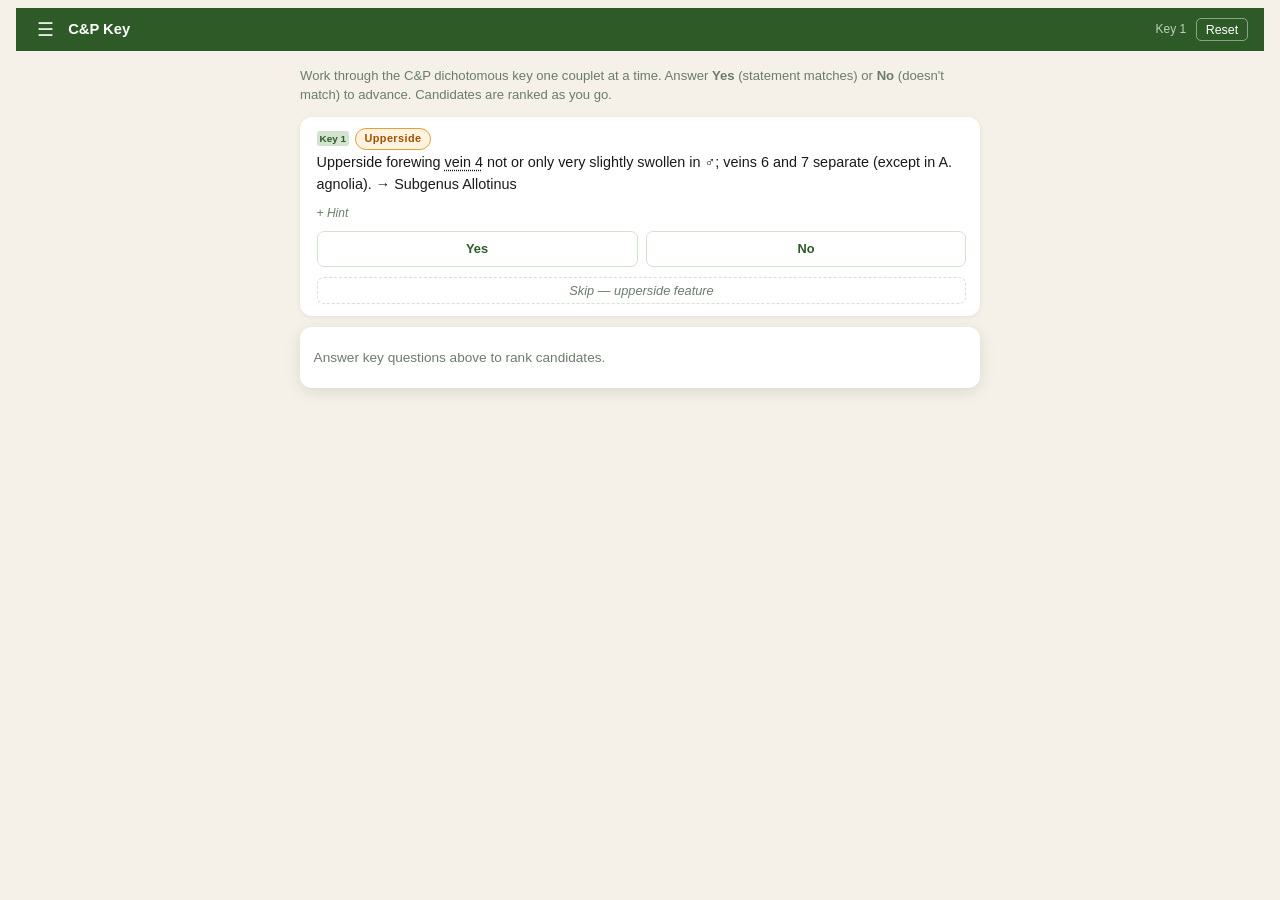
<file: id_keys.html>
<!DOCTYPE html>
<html lang="en">
<head>
  <meta charset="UTF-8">
  <meta name="viewport" content="width=device-width, initial-scale=1.0">
  <meta name="description" content="Corbet &amp; Pendlebury sequential dichotomous identification key for Malaysian Allotinus butterflies.">
  <meta name="theme-color" content="#2d5a27">
  <title>Allotinus ID — C&amp;P Key</title>
  <link rel="stylesheet" href="css/style.css">
  <style>
    /* Topbar extras (badge + reset button — not in global style) */
    .ks-answered-badge { font-size: 0.75rem; color: rgba(255,255,255,0.7); flex-shrink: 0; }
    .ks-reset-btn {
      background: none; border: 1px solid rgba(255,255,255,0.45); color: #fff;
      border-radius: 5px; padding: 0.22rem 0.55rem; font-size: 0.78rem;
      cursor: pointer; flex-shrink: 0;
    }
    .ks-reset-btn:hover { background: rgba(255,255,255,0.15); }

    /* Page layout */
    #ks-app { padding-bottom: 3rem; }
    .ks-page { max-width: 680px; margin: 0 auto; }
    .ks-intro { font-size: 0.82rem; color: var(--text-muted); margin: 0.9rem 0 0.75rem; line-height: 1.5; }

    /* History strip */
    .ks-hist {
      display: flex; flex-wrap: wrap; align-items: center; gap: 0.15rem;
      padding: 0.45rem 0 0.55rem; font-size: 0.75rem;
    }
    .ks-hist-item {
      color: var(--primary); font-weight: 500; cursor: pointer;
      padding: 0.1rem 0.25rem; border-radius: 3px; white-space: nowrap;
    }
    .ks-hist-item:hover { background: rgba(45,90,39,0.1); text-decoration: underline; }
    .ks-hist-sep { color: var(--text-muted); padding: 0 0.05rem; }

    /* Question card */
    .ks-cp {
      background: var(--card); border-radius: var(--radius);
      box-shadow: 0 1px 5px rgba(0,0,0,0.07);
      margin-bottom: 0.7rem; overflow: hidden;
      border-left: 3px solid transparent;
      transition: border-color var(--transition), box-shadow var(--transition);
    }
    .ks-cp.answered { border-left-color: var(--primary); box-shadow: 0 1px 5px rgba(45,90,39,0.15); }
    .ks-cp-label {
      padding: 0.65rem 0.85rem 0.15rem;
      font-size: 0.87rem; font-weight: 600; color: var(--text); line-height: 1.4;
    }
    .ks-label-tag {
      display: inline-block; font-size: 0.62rem; font-weight: 700;
      color: var(--primary); background: var(--border);
      border-radius: 3px; padding: 0.05em 0.3em;
      margin-right: 0.25em; vertical-align: 0.05em; letter-spacing: 0;
    }
    .ks-us-badge {
      display: inline-block; background: #fff3e0; color: #a05000;
      border: 1.5px solid #e0a040; font-size: 0.68rem; font-weight: 600;
      padding: 0.15rem 0.5rem; border-radius: 20px; letter-spacing: 0.04em;
    }
    .ks-cp-statement { padding: 0 0.85rem 0.4rem; font-size: 0.9rem; color: var(--text); line-height: 1.5; }
    .ks-guide-link { color: inherit; text-decoration: underline; text-decoration-style: dotted; text-underline-offset: 2px; }
    .ks-guide-link:hover { color: var(--primary); text-decoration-style: solid; }

    /* Hint */
    .ks-hint { margin: 0 0.85rem 0.3rem; font-size: 0.75rem; }
    .ks-hint summary { cursor: pointer; color: var(--text-muted); font-style: italic; list-style: none; padding: 0.1rem 0; }
    .ks-hint summary::-webkit-details-marker { display: none; }
    .ks-hint summary::before { content: '+ '; }
    details[open].ks-hint summary::before { content: '− '; }
    .ks-hint p { color: var(--text-muted); line-height: 1.5; margin-top: 0.3rem; }

    /* Buttons */
    .ks-btn-row { display: flex; flex-direction: column; gap: 0.3rem; padding: 0.15rem 0.85rem 0.75rem; }
    .ks-btn {
      display: flex; align-items: center; gap: 0.45rem;
      border: 1.5px solid var(--border); background: var(--card);
      border-radius: 7px; padding: 0.35rem 0.6rem;
      font-size: 0.78rem; cursor: pointer; line-height: 1.4; text-align: left;
      transition: background var(--transition), border-color var(--transition), color var(--transition);
      width: 100%;
    }
    .ks-btn:hover { background: #f0ece4; border-color: var(--primary); }
    .ks-btn-row--yesno { flex-direction: row; gap: 0.5rem; padding-bottom: 0.5rem; }
    .ks-btn-yes, .ks-btn-no { flex: 1; justify-content: center; align-items: center; font-weight: 700; font-size: 0.9rem; padding: 0.5rem; }
    .ks-btn-yes, .ks-btn-no { color: var(--primary); }
    .ks-btn-yes:hover, .ks-btn-no:hover { background: var(--primary); border-color: var(--primary); color: #fff; }
    .ks-btn-skip { border-style: dashed; color: var(--text-muted); font-style: italic; font-size: 0.75rem; justify-content: center; padding: 0.22rem 0.6rem; }
    .ks-btn-skip:hover { border-color: var(--accent); color: var(--accent); }

    /* Result card */
    .ks-result-card {
      background: var(--card); border-radius: var(--radius);
      box-shadow: 0 1px 5px rgba(45,90,39,0.18); border-left: 4px solid var(--primary);
      padding: 0.85rem 1rem; margin-bottom: 0.7rem;
    }
    .ks-result-label { font-size: 0.7rem; font-weight: 700; color: var(--primary); letter-spacing: 0.07em; text-transform: uppercase; margin-bottom: 0.35rem; }
    .ks-result-species { font-size: 1rem; font-weight: 700; color: var(--text); margin-bottom: 0.15rem; }
    .ks-result-common { font-size: 0.82rem; color: var(--text-muted); margin-bottom: 0.45rem; }
    .ks-result-text { font-size: 0.8rem; color: #555; line-height: 1.5; margin-bottom: 0.6rem; }
    .ks-inat-link { font-size: 0.78rem; color: var(--primary); font-weight: 500; text-decoration: none; }
    .ks-inat-link:hover { text-decoration: underline; }

    /* Empty / restart */
    .ks-empty { padding: 1.25rem 0.85rem; font-size: 0.85rem; color: var(--text-muted); }
    .ks-btn-restart { background: none; border: none; color: var(--primary); text-decoration: underline; cursor: pointer; font-size: inherit; }

    /* Candidates panel */
    .ks-panel { background: var(--card); border-radius: var(--radius); box-shadow: var(--shadow); overflow: hidden; margin-bottom: 1.25rem; }
    .ks-panel-header { background: var(--primary); color: #fff; font-size: 0.73rem; font-weight: 700; letter-spacing: 0.07em; text-transform: uppercase; padding: 0.35rem 0.85rem; }
    .ks-cand { border-bottom: 1px solid #f0ece4; }
    .ks-cand:last-child { border-bottom: none; }
    .ks-cand.expanded { background: #faf7f2; }
    .ks-cand-row { display: flex; align-items: center; gap: 0.5rem; padding: 0.45rem 0.85rem; cursor: pointer; transition: background var(--transition); }
    .ks-cand-row:hover { background: #f5f1ea; }
    .ks-cand.expanded .ks-cand-row { background: #f0ece4; }
    .ks-rank { font-size: 0.85rem; width: 1.6rem; flex-shrink: 0; text-align: center; }
    .ks-cname { flex: 1; min-width: 0; display: flex; flex-direction: column; }
    .ks-sci { font-style: italic; font-size: 0.87rem; color: var(--text); }
    .ks-common { font-size: 0.72rem; color: var(--text-muted); }
    .ks-bar-wrap { display: flex; align-items: center; gap: 0.35rem; flex-shrink: 0; }
    .ks-bar-bg { width: 64px; height: 6px; background: #e8e0d0; border-radius: 3px; }
    .ks-bar { height: 6px; border-radius: 3px; background: var(--primary); transition: width 0.3s ease; min-width: 0; }
    .ks-bar.neg { background: #c0392b; }
    .ks-score-num { font-size: 0.72rem; color: var(--text-muted); width: 2.2rem; text-align: right; font-weight: 600; }
    .ks-score-num.neg { color: #c0392b; }
    .ks-inat-icon { flex-shrink: 0; font-size: 0.85rem; line-height: 1; text-decoration: none; opacity: 0.55; padding: 0.15rem 0.1rem; border-radius: 3px; transition: opacity 0.15s; }
    .ks-inat-icon:hover { opacity: 1; }
    .ks-cand-detail { padding: 0.6rem 0.85rem 0.85rem 2.95rem; border-top: 1px solid #e8e0d0; }
    .ks-cand-score-detail { font-size: 0.78rem; color: var(--text-muted); margin-bottom: 0.3rem; }

    @media (min-width: 640px) {
      .ks-cp-label { font-size: 0.9rem; }
      .ks-btn { font-size: 0.8rem; }
    }
  </style>
</head>
<body>

  <div id="loading" role="status" aria-live="polite">
    <div class="spinner" aria-hidden="true"></div>
    <span>Loading C&amp;P key…</span>
  </div>

  <div id="app-topbar" class="app-topbar" style="display:none">
    <button class="menu-btn app-topbar-menu-btn" id="menu-btn" aria-label="Open menu">&#9776;</button>
    <span class="app-topbar-title">C&amp;P Key</span>
    <span id="ks-answered-count" class="ks-answered-badge"></span>
    <button id="ks-reset" class="ks-reset-btn">Reset</button>
  </div>

  <!-- Persistent menu overlay — lives outside #ks-app so render() never wipes it -->
  <div id="menu-overlay" class="menu-overlay" role="dialog" aria-modal="true" aria-label="Menu">
    <div class="menu-panel">

      <div class="menu-header">
        <h2 class="menu-title">Allotinus ID</h2>
        <button id="menu-close" class="menu-close" aria-label="Close menu">✕</button>
      </div>

      <nav class="menu-nav" aria-label="Navigation">
        <a href="index.html" class="menu-nav-item" id="nav-home" aria-label="Home — where to start">
          <span class="menu-nav-item-label">Home</span>
          <span class="menu-nav-item-desc">Where to start</span>
        </a>
        <a href="checklist.html" class="menu-nav-item" id="nav-scoring" aria-label="Feature Scoring — score multiple features at once">
          <span class="menu-nav-item-label">Feature Scoring</span>
          <span class="menu-nav-item-desc">Score multiple features at once</span>
        </a>
        <button class="menu-nav-item active" id="nav-cpkey" aria-label="C&amp;P Key — Corbet &amp; Pendlebury serial-lead key">
          <span class="menu-nav-item-label">C&amp;P Key</span>
          <span class="menu-nav-item-desc">Corbet &amp; Pendlebury serial-lead key</span>
        </button>
        <a href="species.html" class="menu-nav-item" id="nav-species" aria-label="Species Search — browse all covered taxa">
          <span class="menu-nav-item-label">Species Search</span>
          <span class="menu-nav-item-desc">Browse all covered taxa</span>
        </a>
        <a href="guide.html" class="menu-nav-item" id="nav-guide" aria-label="Visual Guide — wing diagrams and terminology">
          <span class="menu-nav-item-label">Visual Guide</span>
          <span class="menu-nav-item-desc">Wing diagrams &amp; terminology</span>
        </a>
        <a href="about.html" class="menu-nav-item" id="nav-about" aria-label="About — how to use this app">
          <span class="menu-nav-item-label">About</span>
          <span class="menu-nav-item-desc">How to use this app</span>
        </a>
      </nav>

    </div>
  </div>

  <div id="ks-app" style="display:none" role="main">
    <div class="ks-page">
      <p class="ks-intro">Work through the C&amp;P dichotomous key one couplet at a time. Answer <strong>Yes</strong> (statement matches) or <strong>No</strong> (doesn't match) to advance. Candidates are ranked as you go.</p>
      <div id="ks-history"></div>
      <div id="ks-couplets"></div>
      <div class="ks-panel">
        <div id="ks-candidates"></div>
      </div>
    </div>
  </div>

  <noscript>
    <div style="padding:2rem;text-align:center;font-family:sans-serif;">
      <p>This identification tool requires JavaScript to run.<br>
      Please enable JavaScript in your browser and reload the page.</p>
    </div>
  </noscript>

  <script>
    // Menu open/close
    (function () {
      const overlay = document.getElementById('menu-overlay');
      const btnOpen = document.getElementById('menu-btn');
      const btnClose = document.getElementById('menu-close');

      function openMenu() {
        overlay.classList.add('open');
        btnClose.focus();
      }
      function closeMenu() {
        overlay.classList.remove('open');
        btnOpen.focus();
      }

      if (btnOpen)  btnOpen.addEventListener('click', openMenu);
      if (btnClose) btnClose.addEventListener('click', closeMenu);

      overlay.addEventListener('click', function (e) {
        if (e.target === overlay) closeMenu();
      });

      document.addEventListener('keydown', function (e) {
        if (e.key === 'Escape' && overlay.classList.contains('open')) closeMenu();
      });
    })();
  </script>

  <script src="js/id_keys.js"></script>
</body>
</html>
</file>
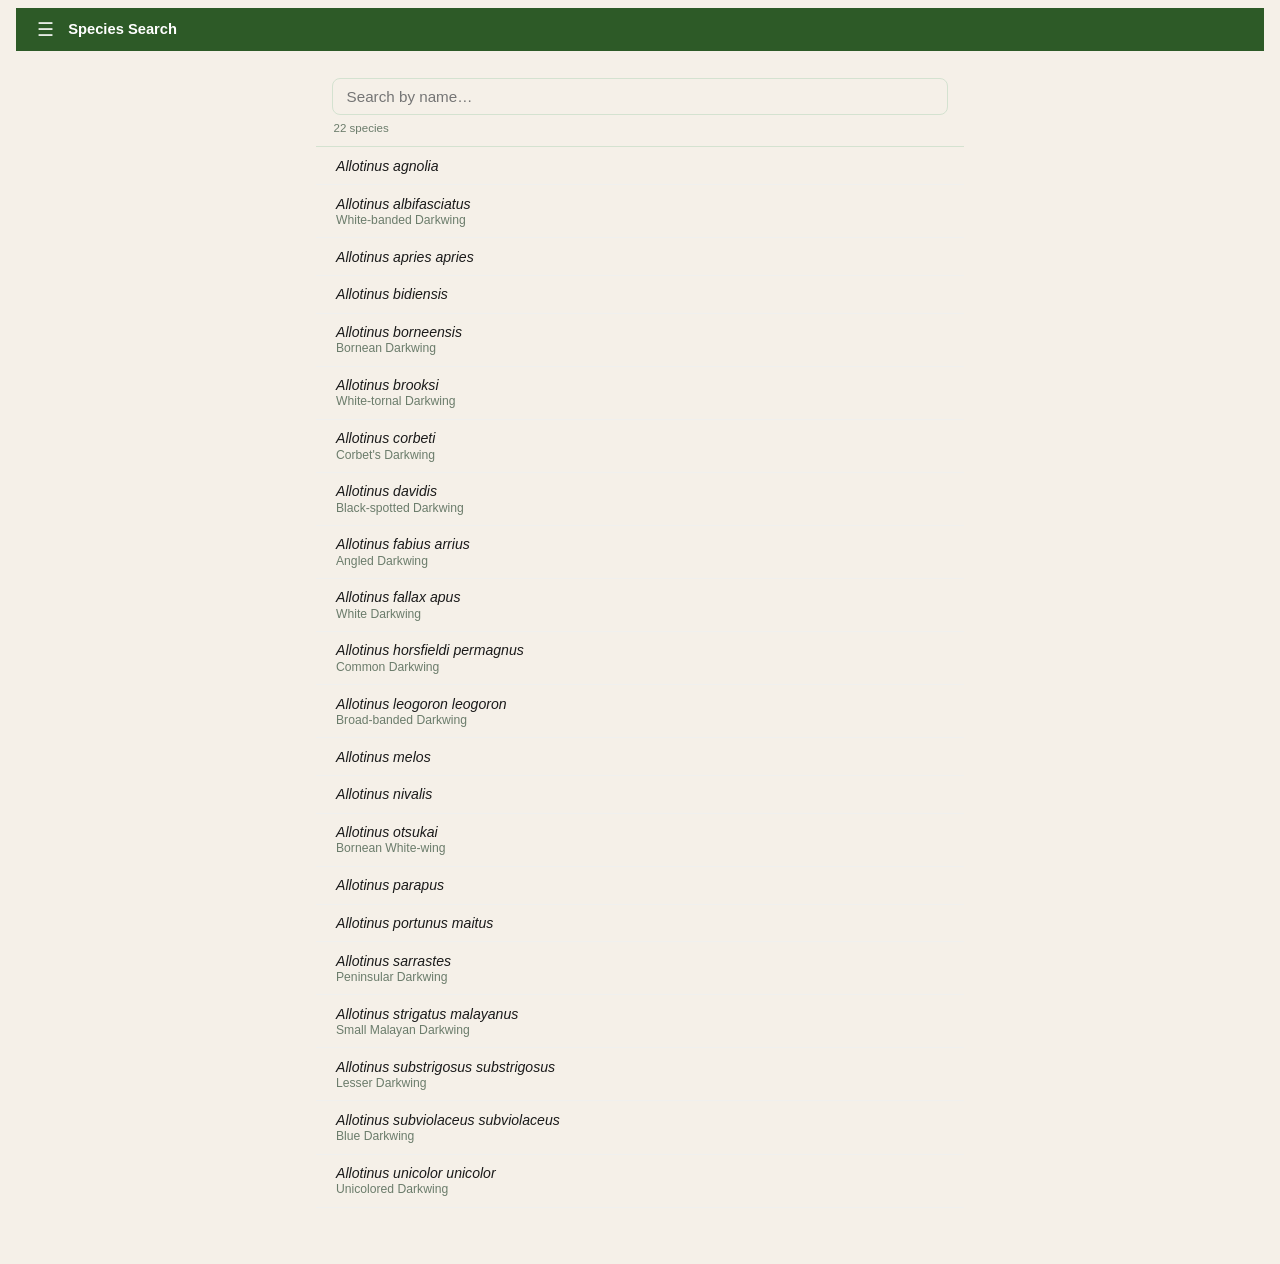
<file: species.html>
<!DOCTYPE html>
<html lang="en">
<head>
  <meta charset="UTF-8">
  <meta name="viewport" content="width=device-width, initial-scale=1.0">
  <meta name="description" content="Browse and search all Allotinus species covered by the Malaysian Playboy identification key.">
  <meta name="theme-color" content="#2d5a27">
  <title>Allotinus ID — Species Search</title>
  <link rel="stylesheet" href="css/style.css">
</head>
<body>

  <div id="loading" role="status" aria-live="polite">
    <div class="spinner" aria-hidden="true"></div>
    <span>Loading species data…</span>
  </div>

  <div id="species-app" style="display:none;">

    <!-- Sticky topbar -->
    <div class="app-topbar">
      <button class="menu-btn app-topbar-menu-btn" id="menu-btn" aria-label="Open menu">&#9776;</button>
      <span class="app-topbar-title">Species Search</span>
    </div>

    <!-- Search UI (full page, not in a panel) -->
    <div class="sp-page">
      <div class="search-box">
        <input id="search-input" type="search" placeholder="Search by name…"
               autocomplete="off" spellcheck="false" aria-label="Search species">
        <p id="search-count" class="search-count"></p>
      </div>
      <button id="back-to-results" class="sp-back-btn" style="display:none" aria-label="Back to search results">← Back to results</button>
      <div id="search-results" class="search-results" role="list"></div>
      <div id="species-detail" class="species-detail" style="display:none;"></div>
    </div>

  </div>

  <!-- Hamburger menu overlay -->
  <div id="menu-overlay" class="menu-overlay" role="dialog" aria-modal="true" aria-label="Menu">
    <div class="menu-panel">

      <div class="menu-header">
        <h2 class="menu-title">Allotinus ID</h2>
        <button id="menu-close" class="menu-close" aria-label="Close menu">✕</button>
      </div>

      <nav class="menu-nav" aria-label="Navigation">
        <a href="index.html" class="menu-nav-item" id="nav-home" aria-label="Home — where to start">
          <span class="menu-nav-item-label">Home</span>
          <span class="menu-nav-item-desc">Where to start</span>
        </a>
        <a href="checklist.html" class="menu-nav-item" id="nav-scoring" aria-label="Feature Scoring — score multiple features at once">
          <span class="menu-nav-item-label">Feature Scoring</span>
          <span class="menu-nav-item-desc">Score multiple features at once</span>
        </a>
        <a href="id_keys.html" class="menu-nav-item" id="nav-cpkey" aria-label="C&amp;P Key — Corbet &amp; Pendlebury dichotomous key">
          <span class="menu-nav-item-label">C&amp;P Key</span>
          <span class="menu-nav-item-desc">Corbet &amp; Pendlebury dichotomous key</span>
        </a>
        <button class="menu-nav-item active" id="nav-species" aria-label="Species Search — browse all covered taxa">
          <span class="menu-nav-item-label">Species Search</span>
          <span class="menu-nav-item-desc">Browse all covered taxa</span>
        </button>
        <a href="guide.html" class="menu-nav-item" id="nav-guide" aria-label="Visual Guide — wing diagrams and terminology">
          <span class="menu-nav-item-label">Visual Guide</span>
          <span class="menu-nav-item-desc">Wing diagrams &amp; terminology</span>
        </a>
        <a href="about.html" class="menu-nav-item" id="nav-about" aria-label="About — how to use this app">
          <span class="menu-nav-item-label">About</span>
          <span class="menu-nav-item-desc">How to use this app</span>
        </a>
      </nav>

    </div>
  </div>

  <noscript>
    <div style="padding:2rem;text-align:center;font-family:sans-serif;">
      <p>This tool requires JavaScript to run.<br>
      Please enable JavaScript in your browser and reload the page.</p>
    </div>
  </noscript>

  <script src="js/path-utils.js"></script>
  <script src="js/app.js"></script>
</body>
</html>
</file>
<file: css/style.css>
/* ===== Reset & Base ===== */
*, *::before, *::after { box-sizing: border-box; margin: 0; padding: 0; }

:root {
  --bg: #f5f0e8;
  --primary: #2d5a27;
  --primary-light: #3d7a35;
  --accent: #c8860a;
  --card: #ffffff;
  --text: #1a1a1a;
  --text-muted: #6b7c6b;
  --border: #d4e2d0;
  --shadow: 0 4px 16px rgba(0, 0, 0, 0.10);
  --radius: 12px;
  --transition: 0.18s ease;
}

html { font-size: 16px; -webkit-text-size-adjust: 100%; }

body {
  background: var(--bg);
  color: var(--text);
  font-family: -apple-system, BlinkMacSystemFont, "Segoe UI", Roboto, "Helvetica Neue", sans-serif;
  line-height: 1.55;
  min-height: 100dvh;
  padding: 1rem;
}

/* ===== Loading ===== */
#loading {
  display: flex;
  flex-direction: column;
  align-items: center;
  justify-content: center;
  min-height: 60dvh;
  gap: 1rem;
  color: var(--text-muted);
}

.spinner {
  width: 40px; height: 40px;
  border: 3px solid var(--border);
  border-top-color: var(--primary);
  border-radius: 50%;
  animation: spin 0.75s linear infinite;
}

@keyframes spin { to { transform: rotate(360deg); } }

/* ===== App container ===== */
#app {
  max-width: 640px;
  margin: 0 auto;
  padding-bottom: 3rem;
}

/* ===== Header ===== */
.app-header {
  text-align: center;
  padding: 1.25rem 0 0.5rem;
}

.app-header h1 {
  font-size: 1.2rem;
  font-weight: 700;
  color: var(--primary);
  letter-spacing: 0.01em;
}

.app-header p {
  font-size: 0.8rem;
  color: var(--text-muted);
  margin-top: 0.15rem;
}

.header-alt-link {
  color: var(--accent);
  text-decoration: none;
  font-size: 0.78rem;
}
.header-alt-link:hover { text-decoration: underline; }

/* ===== Breadcrumb ===== */
.breadcrumb-wrap {
  padding: 0.5rem 0 0.25rem;
  overflow-x: auto;
  white-space: nowrap;
  -webkit-overflow-scrolling: touch;
}

.breadcrumb {
  display: inline-flex;
  align-items: center;
  gap: 0.25rem;
  font-size: 0.72rem;
  color: var(--text-muted);
  min-height: 1.4rem;
}

.breadcrumb .crumb { max-width: 140px; overflow: hidden; text-overflow: ellipsis; white-space: nowrap; }
.breadcrumb .sep { color: var(--border); user-select: none; }
.breadcrumb .crumb-start { font-weight: 600; color: var(--primary); }

/* ===== Progress bar ===== */
.progress-bar-track {
  height: 4px;
  background: var(--border);
  border-radius: 2px;
  margin-bottom: 0.75rem;
  overflow: hidden;
}

.progress-bar-fill {
  height: 100%;
  background: var(--primary);
  border-radius: 2px;
  transition: width 0.3s ease;
  min-width: 4px;
}

/* ===== Card ===== */
.card {
  background: var(--card);
  border-radius: var(--radius);
  box-shadow: var(--shadow);
  padding: 1.5rem;
  animation: slideIn 0.2s ease-out;
}

@keyframes slideIn {
  from { opacity: 0; transform: translateY(8px); }
  to   { opacity: 1; transform: translateY(0); }
}

/* ===== Back button ===== */
.back-btn {
  display: inline-flex;
  align-items: center;
  gap: 0.3rem;
  background: none;
  border: none;
  color: var(--primary);
  font-size: 0.85rem;
  font-weight: 600;
  cursor: pointer;
  padding: 0.25rem 0;
  margin-bottom: 1rem;
  transition: color var(--transition);
}

.back-btn:hover { color: var(--primary-light); }
.back-btn:disabled { opacity: 0.35; pointer-events: none; }
.back-btn svg { flex-shrink: 0; }

/* ===== Question node ===== */
.question-text {
  font-size: 1.2rem;
  font-weight: 700;
  line-height: 1.35;
  margin-bottom: 0.5rem;
}

.question-hint {
  font-size: 0.82rem;
  color: var(--text-muted);
  font-style: italic;
  margin-bottom: 0.6rem;
  padding-left: 0.75rem;
  border-left: 3px solid var(--border);
}

.question-guide-link {
  display: inline-block;
  font-size: 0.78rem;
  color: var(--primary);
  text-decoration: none;
  margin-bottom: 1.25rem;
  padding-left: 0.75rem;
}
.question-guide-link:hover { text-decoration: underline; }

.question-text-link {
  color: var(--primary);
  text-decoration-style: dotted;
  text-underline-offset: 2px;
}
.question-text-link:hover { text-decoration-style: solid; }

.choices {
  display: flex;
  flex-direction: column;
  gap: 0.6rem;
}

.choice-btn {
  display: block;
  width: 100%;
  min-height: 48px;
  padding: 0.7rem 1rem;
  background: transparent;
  border: 2px solid var(--primary);
  border-radius: 8px;
  color: var(--primary);
  font-size: 0.95rem;
  font-weight: 500;
  text-align: left;
  cursor: pointer;
  transition: background var(--transition), color var(--transition), transform var(--transition);
  line-height: 1.35;
}

.choice-btn:hover {
  background: var(--primary);
  color: #fff;
}

.choice-btn:active {
  transform: scale(0.98);
}

.question-terms-btn {
  display: inline-flex;
  align-items: center;
  gap: 0.3rem;
  margin-bottom: 0.5rem;
  padding: 0.25rem 0.65rem;
  background: transparent;
  border: 1.5px solid var(--accent);
  border-radius: 20px;
  color: var(--accent);
  font-size: 0.78rem;
  font-weight: 600;
  cursor: pointer;
  transition: background var(--transition), color var(--transition);
}

.question-terms-btn:hover {
  background: var(--accent);
  color: #fff;
}

/* Tooltip popup */
#choice-tooltip-popup {
  position: fixed;
  z-index: 9999;
  background: #1a1a1a;
  color: #f0ede6;
  font-size: 0.82rem;
  line-height: 1.45;
  padding: 0.55rem 0.8rem;
  border-radius: 8px;
  max-width: min(280px, 90vw);
  box-shadow: 0 4px 16px rgba(0,0,0,0.4);
  pointer-events: none;
  opacity: 0;
  transform: translateY(4px);
  transition: opacity 0.15s ease, transform 0.15s ease;
}

#choice-tooltip-popup.visible {
  opacity: 1;
  transform: translateY(0);
}

/* ===== Result node ===== */
.card--result {}

.result-badge {
  display: inline-block;
  background: var(--primary);
  color: #fff;
  font-size: 0.7rem;
  font-weight: 700;
  letter-spacing: 0.08em;
  text-transform: uppercase;
  padding: 0.2rem 0.6rem;
  border-radius: 4px;
  margin-bottom: 0.75rem;
}

.species-common {
  font-size: 1.3rem;
  font-weight: 700;
  line-height: 1.25;
  margin-bottom: 0.2rem;
}

.species-name {
  font-size: 0.95rem;
  font-style: italic;
  color: var(--text-muted);
  margin-bottom: 0.75rem;
}

.id-note {
  font-size: 0.87rem;
  background: #f0f5ef;
  border-left: 4px solid var(--primary);
  padding: 0.6rem 0.85rem;
  border-radius: 0 6px 6px 0;
  margin-bottom: 1.25rem;
  color: var(--text);
}

/* ===== Photo gallery ===== */
.photo-gallery {
  display: grid;
  grid-template-columns: repeat(auto-fill, minmax(120px, 1fr));
  gap: 0.5rem;
  margin-bottom: 1.25rem;
}

.photo-gallery img {
  width: 100%;
  aspect-ratio: 1;
  object-fit: cover;
  border-radius: 6px;
  background: var(--border);
  display: block;
}

.photo-item {
  position: relative;
}

.photo-attr {
  display: none;
}

.photo-item:hover .photo-attr {
  display: block;
  position: absolute;
  bottom: 0; left: 0; right: 0;
  background: rgba(0,0,0,0.55);
  color: #fff;
  font-size: 0.6rem;
  padding: 0.2rem 0.3rem;
  border-radius: 0 0 6px 6px;
  text-align: center;
  white-space: nowrap;
  overflow: hidden;
  text-overflow: ellipsis;
}

.photo-placeholder {
  aspect-ratio: 1;
  background: var(--border);
  border-radius: 6px;
  display: flex;
  flex-direction: column;
  align-items: center;
  justify-content: center;
  color: var(--text-muted);
  font-size: 0.75rem;
  text-align: center;
  padding: 0.5rem;
  gap: 0.4rem;
}

/* ===== Action buttons ===== */
.action-row {
  display: flex;
  flex-direction: column;
  gap: 0.6rem;
  margin-top: 0.25rem;
}

.btn-inat {
  display: flex;
  align-items: center;
  justify-content: center;
  gap: 0.4rem;
  width: 100%;
  min-height: 48px;
  padding: 0.75rem 1rem;
  background: var(--primary);
  color: #fff;
  font-size: 0.95rem;
  font-weight: 600;
  border: none;
  border-radius: 8px;
  text-decoration: none;
  cursor: pointer;
  transition: background var(--transition);
}

.btn-inat:hover { background: var(--primary-light); }

.btn-restart {
  display: flex;
  align-items: center;
  justify-content: center;
  gap: 0.4rem;
  width: 100%;
  min-height: 44px;
  padding: 0.6rem 1rem;
  background: transparent;
  color: var(--text-muted);
  font-size: 0.88rem;
  font-weight: 500;
  border: 1.5px solid var(--border);
  border-radius: 8px;
  cursor: pointer;
  transition: border-color var(--transition), color var(--transition);
}

.btn-restart:hover { border-color: var(--primary); color: var(--primary); }

/* ===== Group node ===== */
.result-badge--group { background: var(--accent); }

.group-description {
  font-size: 0.92rem;
  color: var(--text);
  margin-bottom: 1rem;
  line-height: 1.55;
}

.key-features {
  list-style: none;
  margin: 0 0 1.1rem;
  padding: 0;
  display: flex;
  flex-direction: column;
  gap: 0.35rem;
}

.key-features li {
  font-size: 0.85rem;
  padding: 0.35rem 0.6rem 0.35rem 1.5rem;
  background: #f0f5ef;
  border-radius: 5px;
  position: relative;
  color: var(--text);
}

.key-features li::before {
  content: "✓";
  position: absolute;
  left: 0.5rem;
  color: var(--primary);
  font-weight: 700;
}

.btn-species-id {
  display: flex;
  align-items: center;
  justify-content: center;
  gap: 0.4rem;
  width: 100%;
  min-height: 48px;
  padding: 0.75rem 1rem;
  background: var(--primary);
  color: #fff;
  font-size: 0.95rem;
  font-weight: 600;
  border: none;
  border-radius: 8px;
  cursor: pointer;
  margin-bottom: 0.75rem;
  transition: background var(--transition);
}

.btn-species-id:hover { background: var(--primary-light); }

.species-pending {
  font-size: 0.8rem;
  color: var(--text-muted);
  background: #fdf8ef;
  border: 1.5px dashed #e0c87a;
  border-radius: 6px;
  padding: 0.5rem 0.75rem;
  margin-bottom: 1.25rem;
  display: flex;
  align-items: center;
  gap: 0.4rem;
}

/* ===== Error card ===== */
.card--error .error-icon { font-size: 2rem; margin-bottom: 0.5rem; }
.card--error h2 { margin-bottom: 0.5rem; }
.card--error p { color: var(--text-muted); margin-bottom: 1rem; font-size: 0.9rem; }

/* ===== Responsive ===== */
@media (min-width: 640px) {
  body { padding: 1.5rem 2rem; }
  .card { padding: 2rem; }
  .question-text { font-size: 1.35rem; }
  .photo-gallery { grid-template-columns: repeat(auto-fill, minmax(150px, 1fr)); }
  .action-row { flex-direction: row; }
  .btn-inat { flex: 1; }
  .btn-restart { flex: 0 0 auto; width: auto; padding: 0.6rem 1.25rem; }
}

/* ===== Header row with hamburger ===== */
.header-row {
  display: flex;
  align-items: center;
  justify-content: space-between;
  gap: 0.5rem;
}

.header-titles { flex: 1; }

.menu-btn {
  flex-shrink: 0;
  background: none;
  border: none;
  cursor: pointer;
  padding: 0.35rem;
  color: var(--primary);
  border-radius: 6px;
  display: flex;
  align-items: center;
  justify-content: center;
  transition: background var(--transition);
}

.menu-btn:hover { background: var(--border); }

/* ===== Menu overlay & panel ===== */
.menu-overlay {
  position: fixed;
  inset: 0;
  background: rgba(0, 0, 0, 0.45);
  z-index: 1000;
  opacity: 0;
  pointer-events: none;
  transition: opacity 0.22s ease;
}

.menu-overlay.open {
  opacity: 1;
  pointer-events: auto;
}

.menu-panel {
  position: absolute;
  top: 0; right: 0;
  width: min(92vw, 420px);
  height: 100%;
  background: var(--card);
  box-shadow: -4px 0 28px rgba(0, 0, 0, 0.18);
  display: flex;
  flex-direction: column;
  transform: translateX(100%);
  transition: transform 0.25s ease;
  overflow: hidden;
}

.menu-overlay.open .menu-panel {
  transform: translateX(0);
}

/* ===== Menu header bar ===== */
.menu-header {
  display: flex;
  align-items: center;
  gap: 0.5rem;
  padding: 0.9rem 1rem 0.9rem 1.25rem;
  border-bottom: 1px solid var(--border);
  flex-shrink: 0;
  background: var(--card);
}

.menu-title {
  flex: 1;
  font-size: 1rem;
  font-weight: 700;
  color: var(--primary);
  white-space: nowrap;
}

.menu-close {
  background: none;
  border: none;
  cursor: pointer;
  font-size: 1.2rem;
  line-height: 1;
  color: var(--text-muted);
  padding: 0.25rem 0.35rem;
  border-radius: 4px;
  transition: color var(--transition), background var(--transition);
}

.menu-close:hover { color: var(--text); background: var(--border); }

.back-to-search {
  background: none;
  border: none;
  cursor: pointer;
  color: var(--primary);
  font-size: 0.82rem;
  font-weight: 600;
  padding: 0.2rem 0;
  white-space: nowrap;
  flex-shrink: 0;
}

.back-to-search:hover { text-decoration: underline; }

/* ===== Search pane ===== */
#search-pane {
  display: flex;
  flex-direction: column;
  flex: 1;
  overflow: hidden;
}

.search-box {
  padding: 0.7rem 1rem 0.55rem;
  border-bottom: 1px solid var(--border);
  flex-shrink: 0;
}

.search-box input {
  width: 100%;
  padding: 0.55rem 0.85rem;
  border: 1.5px solid var(--border);
  border-radius: 8px;
  font-size: 0.95rem;
  background: var(--bg);
  color: var(--text);
  outline: none;
  transition: border-color var(--transition);
}

.search-box input:focus { border-color: var(--primary); }

.search-count {
  font-size: 0.72rem;
  color: var(--text-muted);
  margin-top: 0.3rem;
  padding-left: 0.1rem;
}

/* ===== Search results list ===== */
.search-results {
  flex: 1;
  overflow-y: auto;
  -webkit-overflow-scrolling: touch;
}

.search-item {
  display: block;
  width: 100%;
  text-align: left;
  background: none;
  border: none;
  border-bottom: 1px solid #f0f0ee;
  padding: 0.65rem 1.25rem;
  cursor: pointer;
  transition: background var(--transition);
}

.search-item:hover { background: #f5f9f4; }
.search-item:active { background: var(--border); }

.search-item-sci {
  display: block;
  font-size: 0.88rem;
  font-style: italic;
  color: var(--text);
  font-weight: 500;
}

.search-item-common {
  display: block;
  font-size: 0.76rem;
  color: var(--text-muted);
  margin-top: 0.08rem;
  font-style: normal;
}

.search-empty {
  padding: 1.5rem 1.25rem;
  color: var(--text-muted);
  font-size: 0.88rem;
}

/* ===== Species detail inside menu ===== */
.species-detail {
  flex: 1;
  overflow-y: auto;
  -webkit-overflow-scrolling: touch;
  padding: 1.25rem;
}

.species-detail .result-badge { margin-bottom: 0.6rem; }
.species-detail .species-name { margin-bottom: 0.6rem; }
.species-detail .id-note { font-size: 0.83rem; margin-bottom: 1rem; }
.species-detail .photo-gallery { margin-bottom: 1rem; }
.species-detail .btn-inat { margin-top: 0; }

/* ===== Menu nav ===== */
.menu-nav {
  padding: 0.5rem 0.75rem;
  border-bottom: 1px solid var(--border);
  flex-shrink: 0;
}

.menu-nav-item {
  display: flex;
  flex-direction: column;
  align-items: flex-start;
  width: 100%;
  padding: 0.6rem 0.75rem;
  border: none;
  background: none;
  border-radius: 8px;
  cursor: pointer;
  text-align: left;
  text-decoration: none;
  color: var(--text);
  transition: background var(--transition);
  margin-bottom: 0.1rem;
}

.menu-nav-item:hover { background: var(--border); }
.menu-nav-item.active { background: rgba(45, 90, 39, 0.1); }

.menu-nav-item-label {
  font-size: 0.93rem;
  font-weight: 600;
  color: var(--text);
}

.menu-nav-item.active .menu-nav-item-label { color: var(--primary); }

.menu-nav-item-desc {
  font-size: 0.76rem;
  color: var(--text-muted);
  margin-top: 0.08rem;
}

/* ===== About pane ===== */
.about-pane {
  flex: 1;
  overflow-y: auto;
  -webkit-overflow-scrolling: touch;
}

.about-content {
  padding: 1.25rem 1.25rem 2rem;
}

.about-hero {
  text-align: center;
  padding: 1rem 0 1.25rem;
}

.about-hero-icon {
  margin-bottom: 0.5rem;
}

.about-app-name {
  font-size: 1.25rem;
  font-weight: 700;
  color: var(--primary);
  margin-bottom: 0.2rem;
}

.about-tagline {
  font-size: 0.84rem;
  color: var(--text-muted);
  line-height: 1.45;
}

.about-section {
  margin-bottom: 1.2rem;
}

.about-section-title {
  font-size: 0.82rem;
  font-weight: 700;
  text-transform: uppercase;
  letter-spacing: 0.05em;
  color: var(--primary);
  margin-bottom: 0.4rem;
}

.about-section p {
  font-size: 0.87rem;
  line-height: 1.55;
  color: var(--text);
  margin-bottom: 0.4rem;
}

.about-section p em { font-style: italic; }

.about-note {
  font-size: 0.8rem !important;
  color: var(--text-muted) !important;
  background: #fdf8ef;
  border-left: 3px solid var(--accent);
  padding: 0.4rem 0.6rem;
  border-radius: 0 4px 4px 0;
}

.about-steps {
  padding-left: 1.3rem;
  font-size: 0.87rem;
  line-height: 1.6;
  color: var(--text);
}

.about-steps li { margin-bottom: 0.35rem; }

.about-link {
  color: var(--primary);
  text-decoration: underline;
  text-decoration-color: var(--border);
  text-underline-offset: 2px;
}

.about-link:hover { text-decoration-color: var(--primary); }

/* ===== Decision path display ===== */
.path-details {
  margin: 0.6rem 0 1rem;
  border: 1px solid var(--border);
  border-radius: 8px;
  overflow: hidden;
}

.path-summary {
  padding: 0.5rem 0.75rem;
  cursor: pointer;
  font-size: 0.78rem;
  font-weight: 600;
  color: var(--primary);
  background: #f0f6ee;
  user-select: none;
  list-style: none;
}

.path-summary::-webkit-details-marker { display: none; }

.path-summary::before {
  content: '▶ ';
  font-size: 0.6rem;
  vertical-align: 1px;
}

details[open] .path-summary::before { content: '▼ '; }

.path-content {
  padding: 0.65rem 0.75rem 0.5rem;
  background: var(--card);
}

.path-steps {
  margin: 0;
  padding: 0;
  list-style: none;
  counter-reset: step-cnt;
}

.path-step {
  counter-increment: step-cnt;
  margin-bottom: 0.55rem;
  padding-left: 1.4rem;
  position: relative;
}

.path-step::before {
  content: counter(step-cnt);
  position: absolute;
  left: 0;
  top: 0.05rem;
  font-size: 0.65rem;
  font-weight: 700;
  color: var(--text-muted);
  background: var(--border);
  width: 1.05rem;
  height: 1.05rem;
  border-radius: 50%;
  display: flex;
  align-items: center;
  justify-content: center;
  line-height: 1;
}

.path-q {
  display: block;
  font-size: 0.77rem;
  color: #555;
  line-height: 1.35;
}

.path-qnum {
  display: inline-block;
  font-size: 0.62rem;
  font-weight: 700;
  font-variant-numeric: tabular-nums;
  color: var(--primary);
  background: var(--border);
  border-radius: 3px;
  padding: 0.05em 0.3em;
  margin-right: 0.2em;
  vertical-align: 0.05em;
  letter-spacing: 0;
}

.path-a {
  display: block;
  font-size: 0.77rem;
  color: var(--primary);
  font-weight: 600;
  margin-top: 0.1rem;
}

.path-step--group {
  margin-bottom: 0.4rem;
  padding-left: 0;
  counter-increment: none;
}

.path-step--group::before { display: none; }

.path-group {
  display: inline-block;
  font-size: 0.74rem;
  font-style: italic;
  color: var(--accent);
  background: #fdf8ef;
  border: 1px solid #f0d89a;
  padding: 0.1rem 0.45rem;
  border-radius: 4px;
}

.path-divider {
  border: none;
  border-top: 1px dashed var(--border);
  margin: 0.6rem 0;
}

.path-label {
  font-size: 0.7rem;
  font-weight: 700;
  text-transform: uppercase;
  letter-spacing: 0.04em;
  color: var(--text-muted);
  margin-bottom: 0.3rem;
}

.path-variant-note {
  margin-top: 0.5rem;
  font-size: 0.72rem;
  color: var(--text-muted);
  font-style: italic;
}

.path-details--skip .path-summary {
  background: #fdf8ef;
  color: var(--accent);
}

.path-details--simcd .path-summary {
  background: #eef4fb;
  color: #2a5a8a;
}

.path-details--simcd .path-step--skip .path-a {
  color: #2a5a8a;
}

.path-skip-note {
  font-size: 0.72rem;
  color: var(--text-muted);
  font-style: italic;
  margin: 0 0 0.5rem;
}

.path-step--skip .path-a {
  color: #9e6c00;
  font-style: italic;
}

/* C&P key path */
.path-details--cp .path-summary {
  background: #f0f6ee;
  color: var(--primary);
}

.path-step--cp {
  padding-left: 0;
}

.path-step--cp::before {
  display: none;
}

.path-cpnum {
  display: inline-block;
  font-size: 0.62rem;
  font-weight: 700;
  color: var(--primary);
  background: var(--border);
  border-radius: 3px;
  padding: 0.05em 0.3em;
  margin-right: 0.3em;
  vertical-align: 0.05em;
  letter-spacing: 0;
  white-space: nowrap;
}

.path-guide-link {
  color: var(--primary);
  text-decoration: underline;
  text-decoration-style: dotted;
  text-underline-offset: 2px;
}
.path-guide-link:hover { text-decoration-style: solid; }

/* ===== App topbar (ID Key + Species Search pages) ===== */
.app-topbar {
  position: sticky;
  top: 0;
  z-index: 20;
  background: var(--primary);
  color: #fff;
  display: flex;
  align-items: center;
  gap: 0.6rem;
  padding: 0.55rem 1rem;
  margin: -1rem -1rem 0;
}
.app-topbar-menu-btn {
  color: rgba(255,255,255,0.88);
  flex-shrink: 0;
  font-size: 1.2rem;
  line-height: 1;
  padding: 0.2rem 0.3rem;
}
.app-topbar-menu-btn:hover { background: rgba(255,255,255,0.15) !important; color: #fff; }
.app-topbar-title {
  font-size: 0.92rem;
  font-weight: 600;
  flex: 1;
  white-space: nowrap;
  overflow: hidden;
  text-overflow: ellipsis;
}

/* ===== Species page content area ===== */
.sp-page {
  max-width: 680px;
  margin: 0 auto;
  padding: 1rem 1rem 2rem;
}
.sp-back-btn {
  background: none;
  border: none;
  color: var(--primary);
  font-size: 0.85rem;
  cursor: pointer;
  padding: 0.4rem 0;
  margin-bottom: 0.5rem;
  display: flex;
  align-items: center;
  gap: 0.3rem;
}
.sp-back-btn:hover { text-decoration: underline; }

/* ===== Species detail — wide view ===== */
#species-app.species-view .sp-page { max-width: none; }

#species-app.species-view .path-q { font-size: 0.9rem; }
#species-app.species-view .path-a { font-size: 0.9rem; }
#species-app.species-view .path-summary { font-size: 0.85rem; }
#species-app.species-view .path-label { font-size: 0.78rem; }
#species-app.species-view .path-group { font-size: 0.82rem; }
#species-app.species-view .path-variant-note { font-size: 0.82rem; }
#species-app.species-view .path-skip-note { font-size: 0.82rem; }
#species-app.species-view .species-detail .id-note { font-size: 0.92rem; }
</file>
